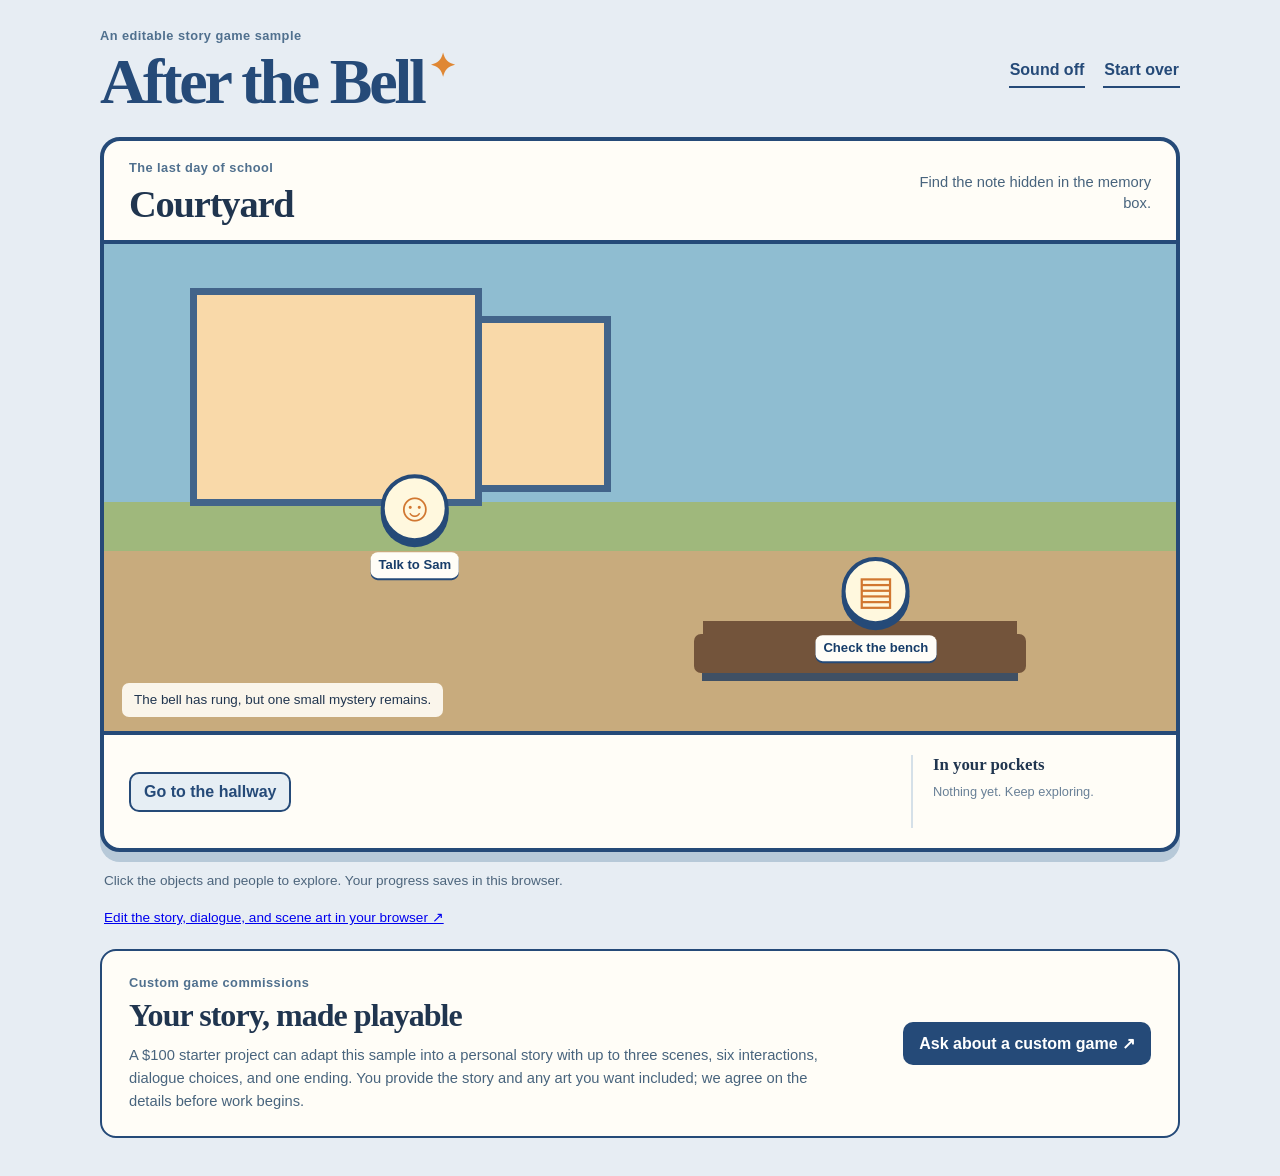
<file: index.html>
<!doctype html>
<html lang="en">
<head>
  <meta charset="utf-8">
  <meta name="viewport" content="width=device-width, initial-scale=1">
  <meta name="theme-color" content="#254a78">
  <title>After the Bell — editable story game sample</title>
  <link rel="stylesheet" href="style.css">
</head>
<body>
  <main class="shell">
    <header class="masthead">
      <div>
        <p class="small-label">An editable story game sample</p>
        <h1>After the Bell<span class="spark" aria-hidden="true">✦</span></h1>
      </div>
      <div class="header-actions">
        <button id="sound-toggle" class="text-button" type="button" aria-pressed="false">Sound off</button>
        <button id="restart" class="text-button" type="button">Start over</button>
      </div>
    </header>

    <section class="game" aria-label="Story game">
      <div class="scene-head">
        <div>
          <p class="small-label" id="chapter"></p>
          <h2 id="scene-title"></h2>
        </div>
        <p id="objective" class="objective"></p>
      </div>

      <div id="stage" class="stage" role="group" aria-label="Interactive scene">
        <div id="stage-art" class="stage-art" aria-hidden="true"></div>
        <div id="hotspots" class="hotspots"></div>
        <p id="stage-hint" class="stage-hint"></p>
      </div>

      <div class="game-bottom">
        <nav id="exits" class="exits" aria-label="Move between scenes"></nav>
        <section class="inventory" aria-label="Inventory">
          <h3>In your pockets</h3>
          <div id="inventory-items" class="inventory-items" aria-live="polite"></div>
        </section>
      </div>
    </section>

    <p class="footer-note">Click the objects and people to explore. Your progress saves in this browser.</p>

    <p class="footer-note"><a href="editor.html">Edit the story, dialogue, and scene art in your browser ↗</a></p>

    <section class="commission" aria-labelledby="commission-title">
      <div>
        <p class="small-label">Custom game commissions</p>
        <h2 id="commission-title">Your story, made playable</h2>
        <p>A $100 starter project can adapt this sample into a personal story with up to three scenes, six interactions, dialogue choices, and one ending. You provide the story and any art you want included; we agree on the details before work begins.</p>
      </div>
      <a class="commission-link" href="https://github.com/goat99zyx/after-the-bell-story-game-demo/issues/new" target="_blank" rel="noopener noreferrer">Ask about a custom game ↗</a>
    </section>
  </main>

  <div id="dialogue-layer" class="dialogue-layer" hidden>
    <section class="dialogue" role="dialog" aria-modal="true" aria-labelledby="dialogue-speaker">
      <div class="dialogue-top">
        <p id="dialogue-speaker" class="speaker"></p>
        <button id="dialogue-close" class="close-button" type="button" aria-label="Close dialogue">×</button>
      </div>
      <p id="dialogue-text" class="dialogue-text"></p>
      <div id="dialogue-choices" class="dialogue-choices"></div>
    </section>
  </div>

  <script src="story.js"></script>
  <script src="game.js"></script>
</body>
</html>
</file>
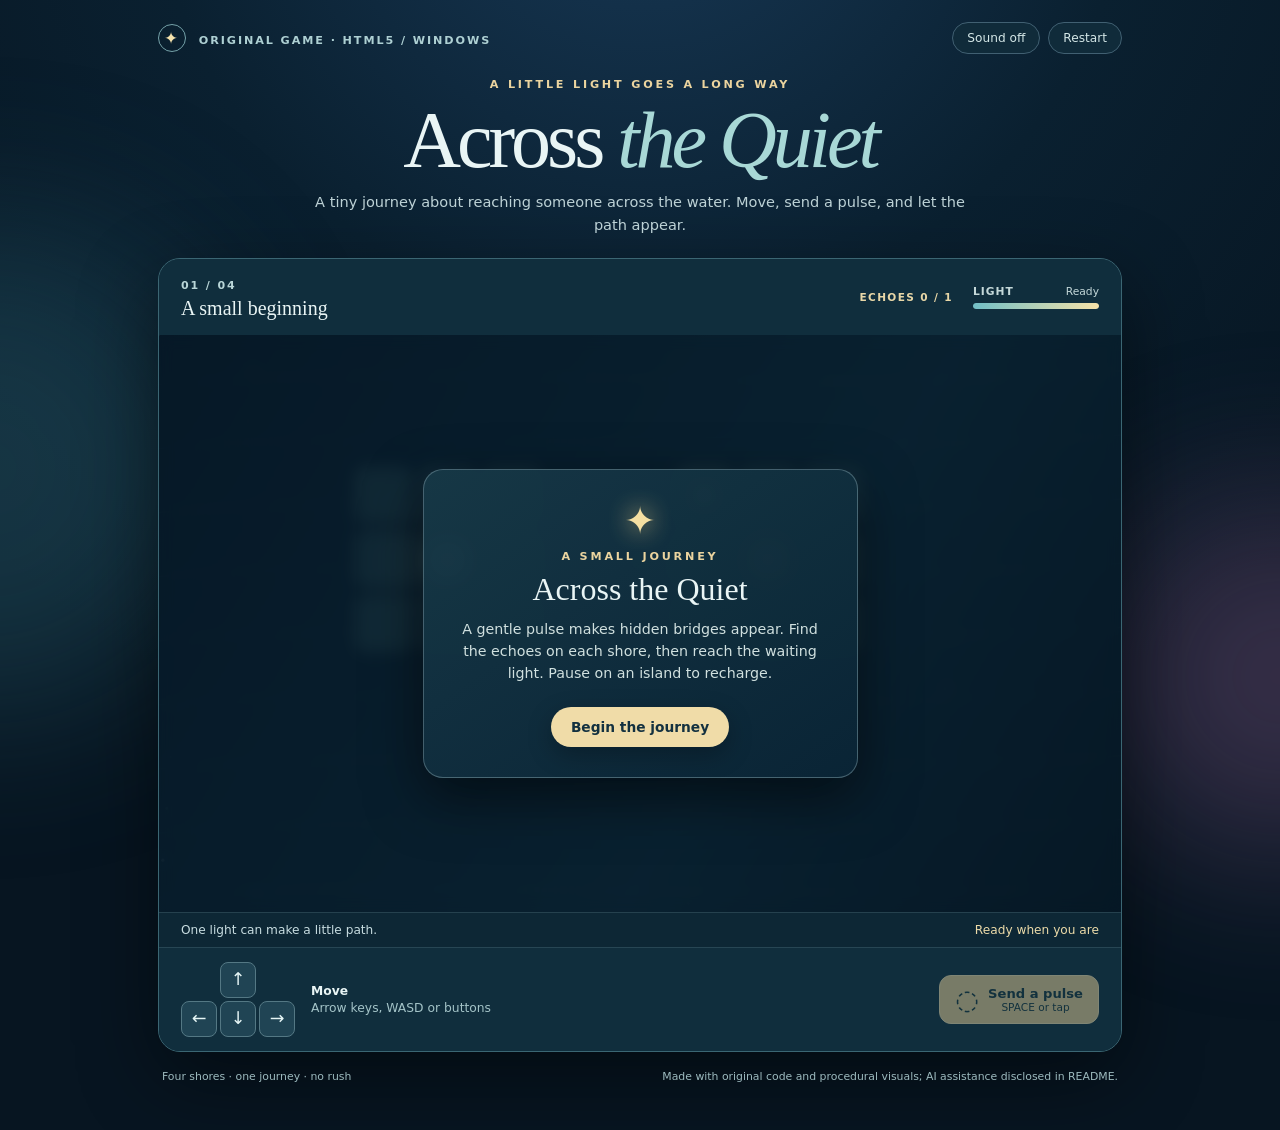
<file: across-the-quiet/index.html>
<!doctype html>
<html lang="en">
<head>
  <meta charset="utf-8">
  <meta name="viewport" content="width=device-width, initial-scale=1">
  <meta name="theme-color" content="#071521">
  <meta name="description" content="A small light crosses an ocean, one pulse at a time.">
  <title>Across the Quiet</title>
  <link rel="stylesheet" href="style.css">
  <link rel="stylesheet" href="enhancements.css">
  <script src="engine.js" defer></script>
  <script src="game.js" defer></script>
</head>
<body>
  <div class="ambient ambient-a" aria-hidden="true"></div>
  <div class="ambient ambient-b" aria-hidden="true"></div>
  <main class="shell">
    <header class="topbar">
      <div class="brand"><span class="brand-mark">✦</span> ORIGINAL GAME · HTML5 / WINDOWS</div>
      <div class="top-actions">
        <button id="sound-btn" class="text-button" type="button" aria-pressed="false">Sound off</button>
        <button id="restart-btn" class="text-button" type="button">Restart</button>
      </div>
    </header>

    <div class="intro">
      <div class="eyebrow">A little light goes a long way</div>
      <h1>Across <em>the Quiet</em></h1>
      <p>A tiny journey about reaching someone across the water. Move, send a pulse, and let the path appear.</p>
    </div>

    <section class="play-card" aria-label="Game">
      <div class="chapter-bar">
        <div><span id="chapter-count" class="chapter-count">01 / 04</span><h2 id="chapter-title">A small beginning</h2></div>
        <div class="chapter-hud"><div id="echo-count" class="echo-count">ECHOES 0 / 1</div><div class="energy-wrap"><span>LIGHT</span><span id="energy-label">Ready</span><div class="energy-track"><div id="energy-fill"></div></div></div></div>
      </div>
      <div class="canvas-frame">
        <canvas id="game-canvas" width="900" height="540" aria-label="A light crosses islands and temporary bridges"></canvas>
        <div id="overlay" class="overlay">
          <div class="overlay-panel">
            <div id="overlay-symbol" class="overlay-symbol">✦</div>
            <div id="overlay-kicker" class="overlay-kicker">A SMALL JOURNEY</div>
            <h2 id="overlay-title">Across the Quiet</h2>
            <p id="overlay-copy">A gentle pulse makes hidden bridges appear. Find the echoes on each shore, then reach the waiting light. Pause on an island to recharge.</p>
            <button id="overlay-action" class="primary-button" type="button">Begin the journey <span>→</span></button>
          </div>
        </div>
      </div>
      <div class="status-bar"><span id="story-line">One light can make a little path.</span><span id="status-text" role="status" aria-live="polite">Ready when you are</span></div>
      <div class="control-bar">
        <div class="dpad" aria-label="Move">
          <button class="move-btn up" type="button" data-dx="0" data-dy="-1" aria-label="Move up">↑</button>
          <button class="move-btn left" type="button" data-dx="-1" data-dy="0" aria-label="Move left">←</button>
          <button class="move-btn down" type="button" data-dx="0" data-dy="1" aria-label="Move down">↓</button>
          <button class="move-btn right" type="button" data-dx="1" data-dy="0" aria-label="Move right">→</button>
        </div>
        <div class="control-copy"><strong>Move</strong><span>Arrow keys, WASD or buttons</span></div>
        <button id="pulse-btn" class="pulse-button" type="button"><span class="pulse-icon">◌</span><span>Send a pulse<small>SPACE or tap</small></span></button>
      </div>
    </section>

    <footer><span>Four shores · one journey · no rush</span><span>Made with original code and procedural visuals; AI assistance disclosed in README.</span></footer>
  </main>
</body>
</html>
</file>
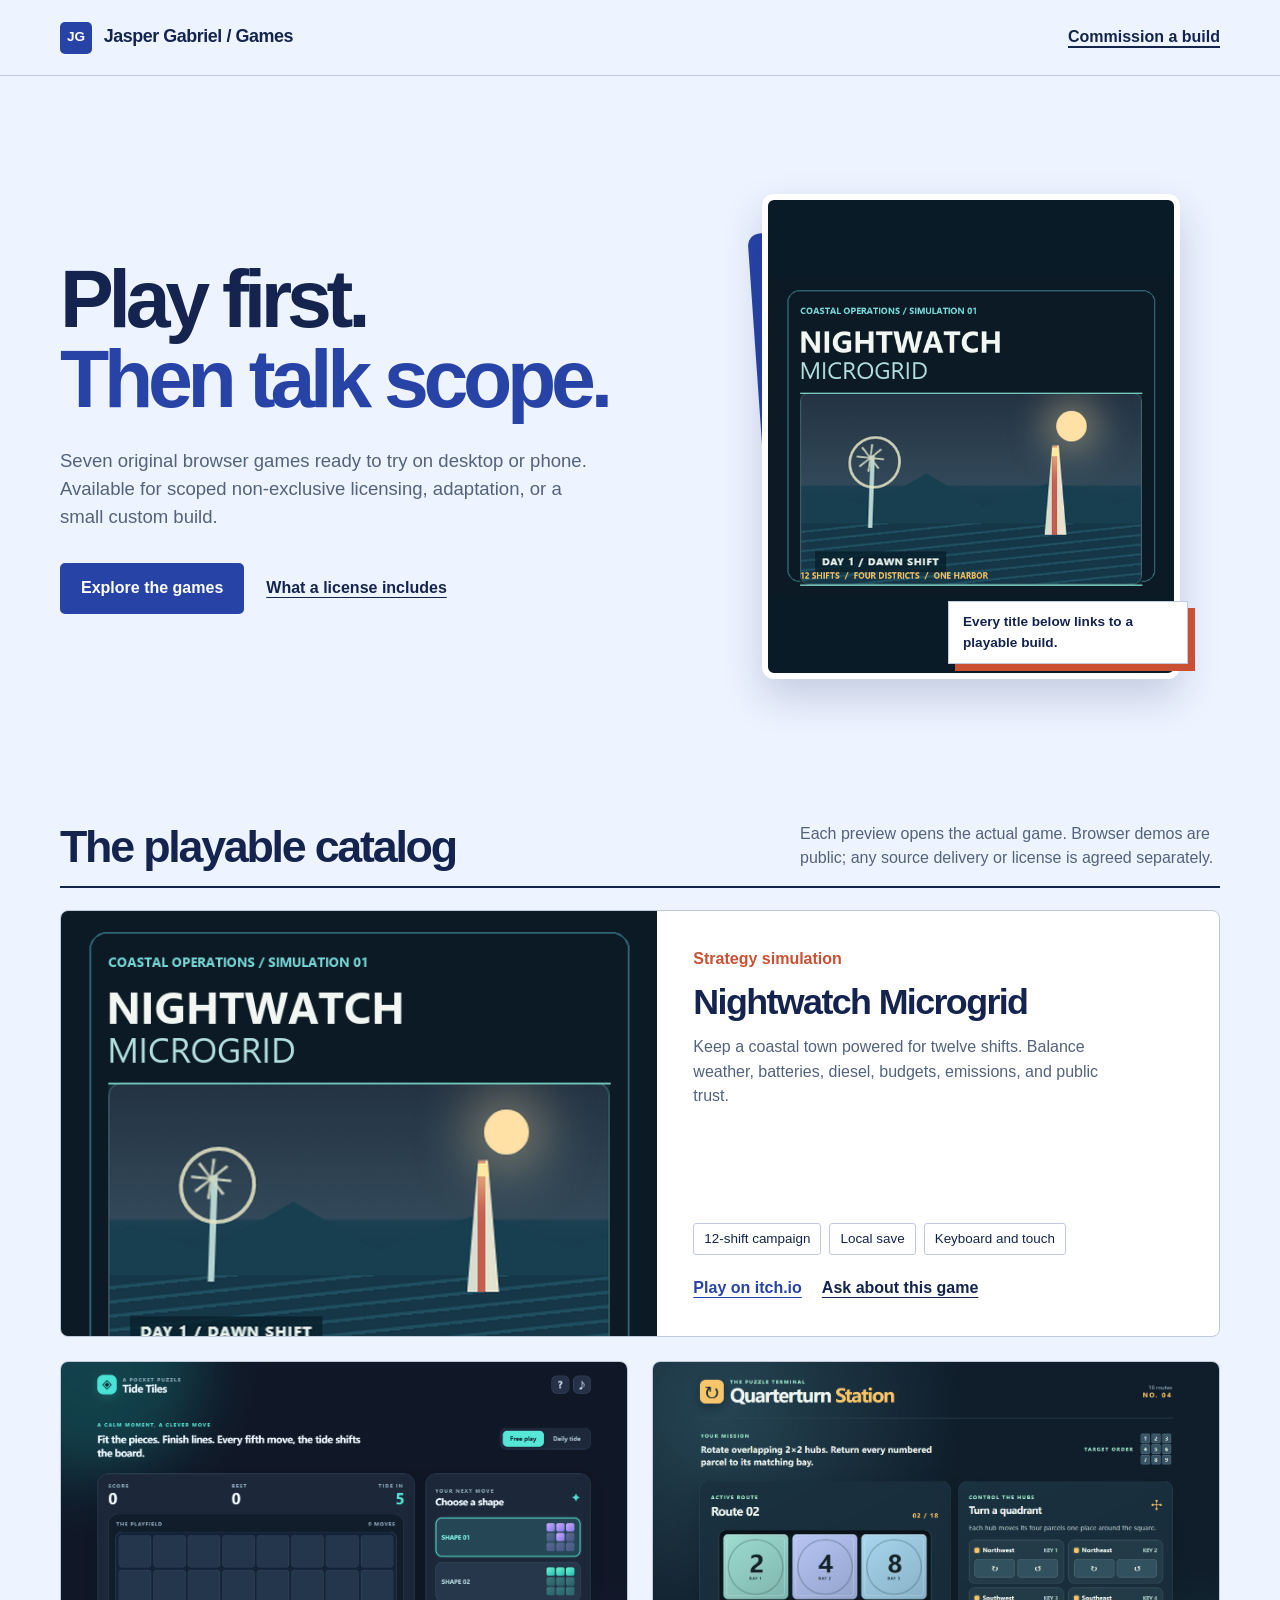
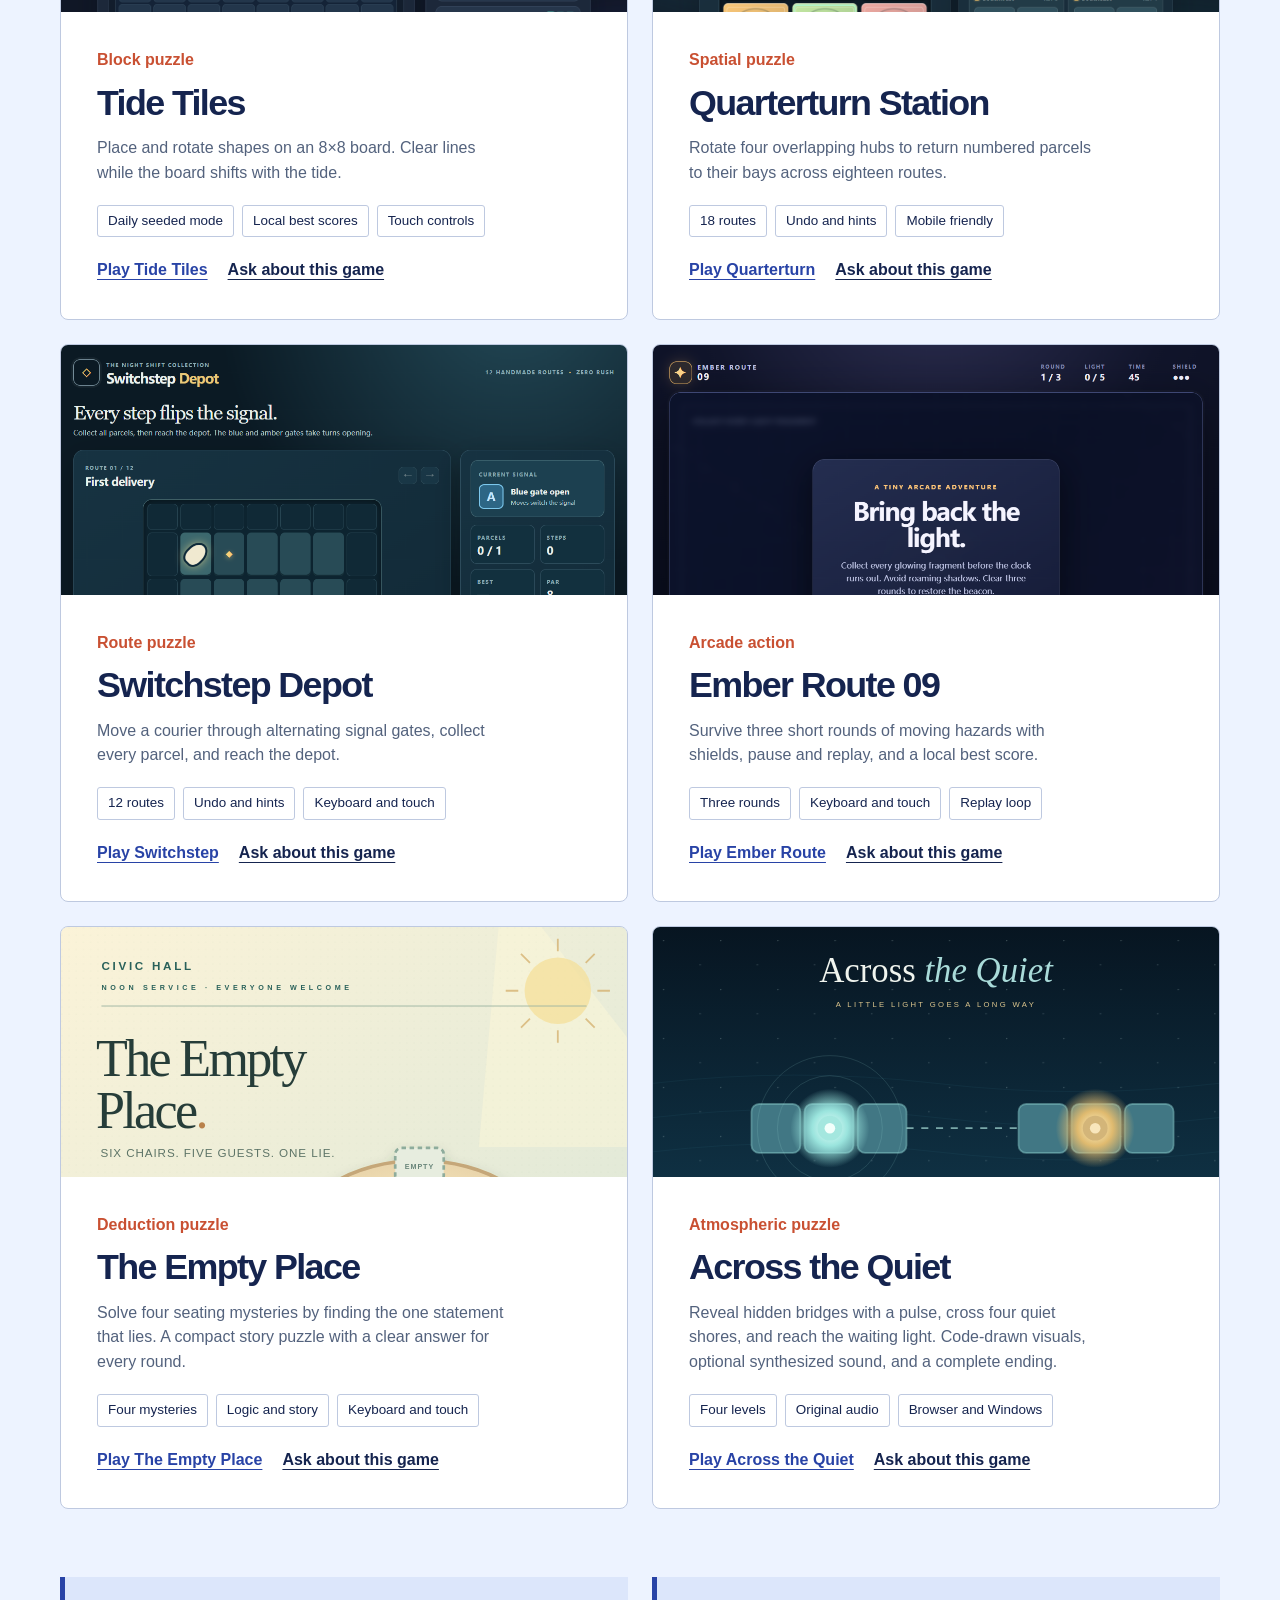
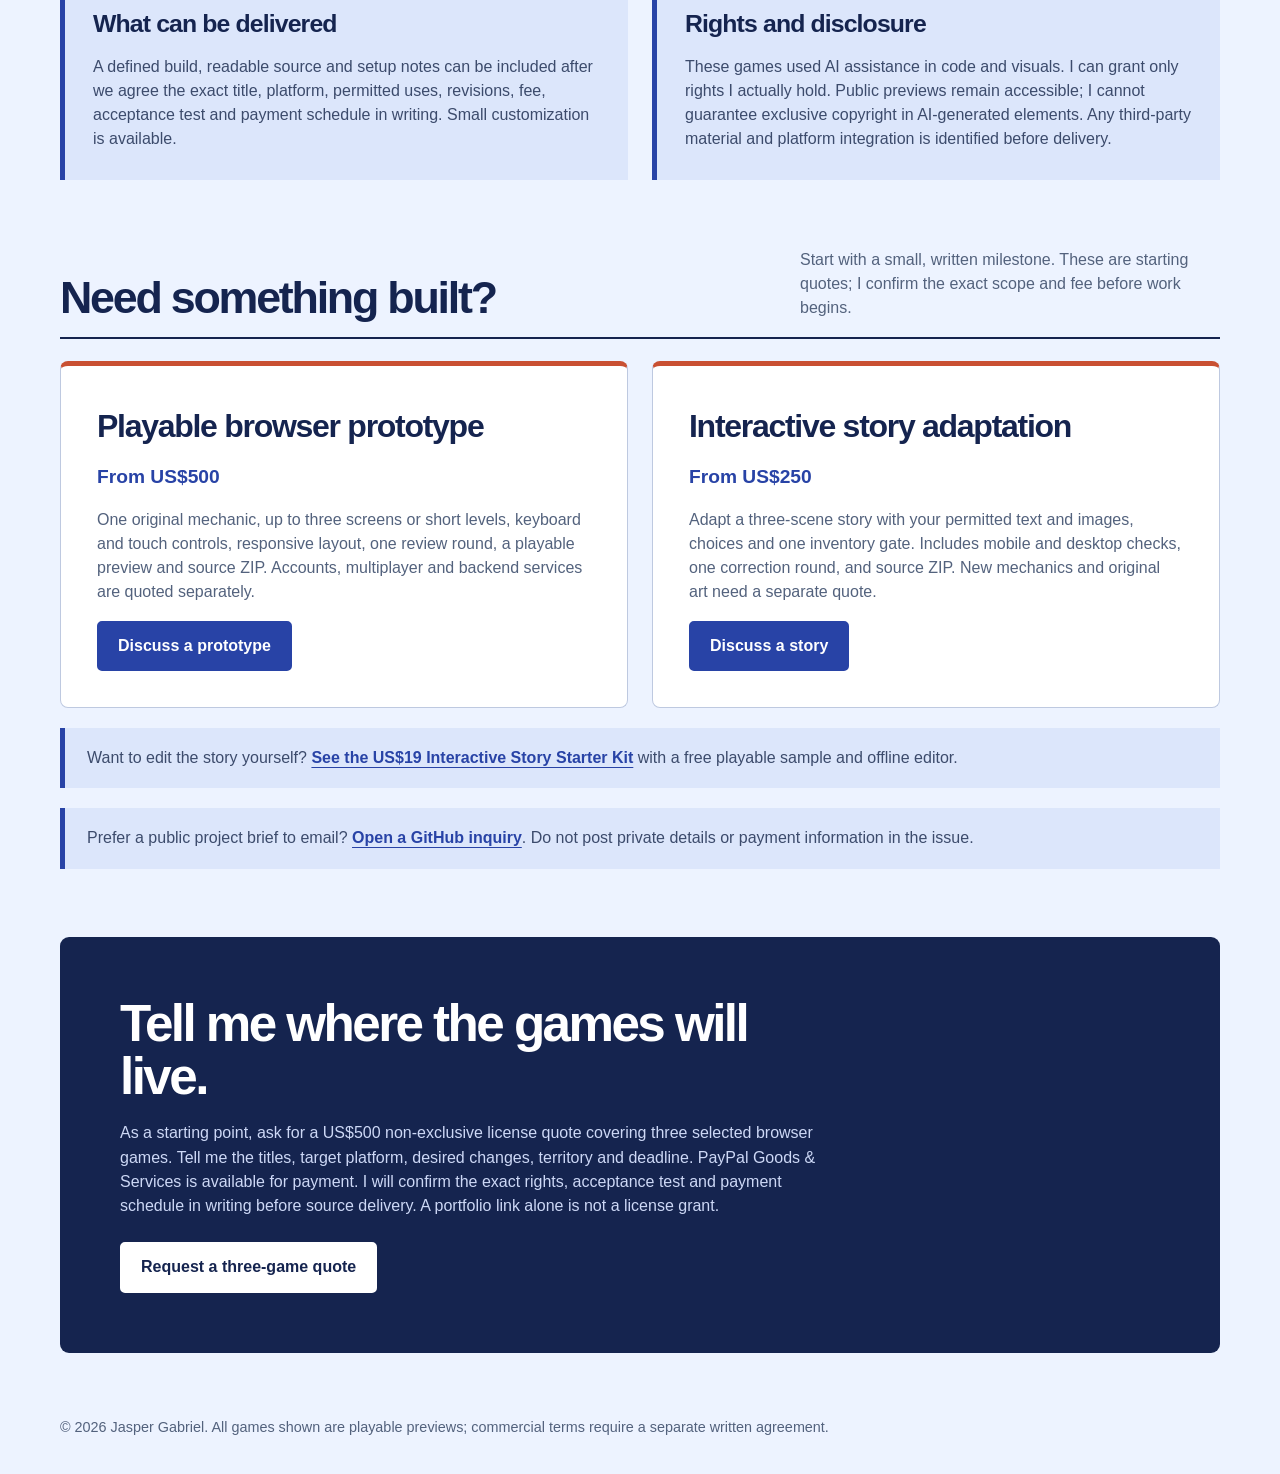
<file: catalog/index.html>
<!doctype html>
<html lang="en">
<head>
  <meta charset="utf-8">
  <meta name="viewport" content="width=device-width, initial-scale=1">
  <meta name="description" content="Seven playable HTML5 games, licensing options, and fixed-scope browser prototype and interactive story services from Jasper Gabriel.">
  <meta name="color-scheme" content="light">
  <title>Playable browser games | Jasper Gabriel</title>
  <style>
    :root {
      color-scheme: light;
      --paper: #edf3ff;
      --white: #fff;
      --ink: #15244f;
      --blue: #2843a6;
      --orange: #c95032;
      --muted: #53627d;
      --line: #bec9e0;
    }
    *, *::before, *::after { box-sizing: border-box; }
    html { scroll-behavior: smooth; }
    body { margin: 0; background: var(--paper); color: var(--ink); font: 16px/1.52 "Trebuchet MS", "Segoe UI", sans-serif; }
    a { color: inherit; }
    a:focus-visible { outline: 3px solid var(--orange); outline-offset: 4px; }
    .wrap { width: min(1160px, calc(100% - 40px)); margin-inline: auto; }
    header { border-bottom: 1px solid var(--line); }
    .nav { min-height: 75px; display: flex; align-items: center; justify-content: space-between; gap: 20px; }
    .brand { text-decoration: none; font-size: 1.12rem; font-weight: 800; letter-spacing: -.025em; }
    .brand span { display: inline-grid; place-items: center; width: 2rem; height: 2rem; margin-right: .45rem; background: var(--blue); color: var(--white); border-radius: 5px; font-size: .85rem; letter-spacing: 0; }
    .nav-link { text-decoration-thickness: 2px; text-underline-offset: 4px; font-weight: 700; }
    .hero { display: grid; grid-template-columns: 1.08fr .92fr; align-items: center; gap: clamp(28px, 6vw, 84px); padding-block: clamp(50px, 8vw, 104px); }
    .hero h1 { margin: 0; max-width: 700px; font-size: clamp(2.8rem, 6.3vw, 5.35rem); line-height: .99; letter-spacing: -.065em; }
    .hero h1 span { display: block; color: var(--blue); }
    .hero p { max-width: 530px; margin: 27px 0 0; font-size: 1.16rem; color: var(--muted); }
    .hero-actions { display: flex; flex-wrap: wrap; align-items: center; gap: 14px 22px; margin-top: 32px; }
    .button { display: inline-flex; align-items: center; justify-content: center; min-height: 48px; padding: 11px 19px; border: 2px solid var(--blue); background: var(--blue); color: var(--white); font-weight: 800; text-decoration: none; border-radius: 5px; }
    .button:hover { background: var(--ink); border-color: var(--ink); }
    .text-link { font-weight: 800; text-underline-offset: 4px; }
    .hero-art { position: relative; min-height: 485px; }
    .hero-art::before { content: ""; position: absolute; inset: 26px 25px 24px 0; background: var(--blue); transform: rotate(-4deg); border-radius: 12px; }
    .hero-art img { position: absolute; inset: 0; width: 100%; height: 100%; object-fit: contain; background: #091b27; border: 6px solid var(--white); border-radius: 12px; box-shadow: 0 18px 40px #16235830; }
    .hero-art figcaption { position: absolute; right: -8px; bottom: 15px; max-width: 240px; padding: 10px 14px; background: var(--white); border: 1px solid var(--line); box-shadow: 7px 7px 0 var(--orange); font-size: .85rem; font-weight: 700; }
    .section-head { display: flex; justify-content: space-between; align-items: end; gap: 22px; border-bottom: 2px solid var(--ink); padding-bottom: 16px; margin: 24px 0 22px; }
    .section-head h2 { margin: 0; font-size: clamp(1.8rem, 3.6vw, 2.8rem); letter-spacing: -.05em; line-height: 1.05; }
    .section-head p { margin: 0; max-width: 420px; color: var(--muted); }
    .games { display: grid; grid-template-columns: repeat(2, minmax(0, 1fr)); gap: 24px; }
    .game { display: grid; grid-template-rows: 250px auto; background: var(--white); border: 1px solid var(--line); border-radius: 8px; overflow: hidden; }
    .game:first-child { grid-column: 1 / -1; grid-template-columns: 1.03fr .97fr; grid-template-rows: auto; min-height: 360px; }
    .game img { width: 100%; height: 100%; min-height: 0; display: block; object-fit: cover; object-position: center top; background: #cad8f2; }
    .game:first-child img { max-height: 425px; }
    .game-content { display: flex; flex-direction: column; padding: clamp(22px, 3vw, 36px); }
    .game-kind { margin: 0 0 11px; color: var(--orange); font-weight: 800; }
    .game h3 { margin: 0; font-size: clamp(1.55rem, 2.8vw, 2.35rem); letter-spacing: -.045em; line-height: 1.08; }
    .game-desc { max-width: 46ch; color: var(--muted); margin: 14px 0 20px; }
    .facts { display: flex; flex-wrap: wrap; gap: 8px; padding: 0; margin: auto 0 21px; list-style: none; }
    .facts li { border: 1px solid var(--line); padding: 5px 10px; font-size: .84rem; border-radius: 3px; }
    .game-actions { display: flex; flex-wrap: wrap; align-items: center; gap: 12px 20px; }
    .game-actions a { font-weight: 800; text-underline-offset: 4px; }
    .game-actions a:first-child { color: var(--blue); }
    .terms { display: grid; grid-template-columns: 1fr 1fr; gap: 24px; margin-block: 68px; }
    .terms > div { padding: 28px; background: #dce6fb; border-left: 5px solid var(--blue); }
    .terms h2 { margin: 0 0 12px; font-size: 1.55rem; letter-spacing: -.035em; }
    .terms p { margin: 0; color: #3c4b6c; }
    .services { margin-bottom: 68px; }
    .service-grid { display: grid; grid-template-columns: repeat(2, minmax(0, 1fr)); gap: 24px; }
    .service { display: flex; flex-direction: column; padding: clamp(24px, 3vw, 36px); background: var(--white); border: 1px solid var(--line); border-top: 5px solid var(--orange); border-radius: 8px; }
    .service h3 { margin: 0 0 12px; font-size: clamp(1.5rem, 2.6vw, 2rem); letter-spacing: -.04em; }
    .service p { color: var(--muted); margin: 0 0 16px; }
    .service .price { color: var(--blue); font-size: 1.2rem; font-weight: 800; }
    .service .button { align-self: flex-start; margin-top: auto; }
    .kit-note { margin: 20px 0 0; padding: 18px 22px; background: #dce6fb; border-left: 5px solid var(--blue); color: #3c4b6c; }
    .kit-note a { color: var(--blue); font-weight: 800; text-underline-offset: 4px; }
    .contact { padding: clamp(32px, 5vw, 60px); margin-bottom: 64px; background: var(--ink); color: var(--white); border-radius: 9px; }
    .contact h2 { max-width: 700px; margin: 0; font-size: clamp(2rem, 4vw, 3.6rem); line-height: 1.04; letter-spacing: -.05em; }
    .contact p { max-width: 720px; color: #cdd8f6; margin: 18px 0 24px; }
    .contact .button { background: var(--white); border-color: var(--white); color: var(--ink); }
    .contact .button:hover { background: #dbe6fc; border-color: #dbe6fc; }
    footer { padding: 0 0 35px; color: var(--muted); font-size: .9rem; }
    @media (max-width: 760px) {
      .hero { grid-template-columns: 1fr; padding-top: 46px; }
      .hero-art { min-height: 360px; margin-right: 10px; }
      .section-head { display: block; }
      .section-head p { margin-top: 12px; }
      .games, .terms, .service-grid { grid-template-columns: 1fr; }
      .game:first-child { grid-column: auto; grid-template-columns: 1fr; grid-template-rows: 250px auto; }
      .game:first-child img { max-height: none; }
      .game { grid-template-rows: 230px auto; }
    }
    @media (max-width: 430px) { .wrap { width: min(100% - 26px, 1160px); } .hero-art { min-height: 280px; } .hero-art figcaption { right: 2px; } .game-content { padding: 22px; } }
    @media (prefers-reduced-motion: reduce) { html { scroll-behavior: auto; } }
  </style>
</head>
<body>
  <header>
    <nav class="nav wrap" aria-label="Main navigation">
      <a class="brand" href="#top"><span>JG</span> Jasper Gabriel / Games</a>
      <a class="nav-link" href="#services">Commission a build</a>
    </nav>
  </header>
  <main id="top">
    <section class="hero wrap" aria-labelledby="page-title">
      <div>
        <h1 id="page-title">Play first.<span>Then talk scope.</span></h1>
        <p>Seven original browser games ready to try on desktop or phone. Available for scoped non-exclusive licensing, adaptation, or a small custom build.</p>
        <div class="hero-actions"><a class="button" href="#games">Explore the games</a><a class="text-link" href="#terms">What a license includes</a></div>
      </div>
      <figure class="hero-art"><img src="assets/nightwatch-microgrid.png" alt="Nightwatch Microgrid illustrated cover"><figcaption>Every title below links to a playable build.</figcaption></figure>
    </section>

    <section class="wrap" id="games" aria-labelledby="games-heading">
      <div class="section-head"><h2 id="games-heading">The playable catalog</h2><p>Each preview opens the actual game. Browser demos are public; any source delivery or license is agreed separately.</p></div>
      <div class="games">
        <article class="game">
          <img src="assets/nightwatch-microgrid.png" alt="Nightwatch Microgrid illustrated cover" loading="lazy">
          <div class="game-content"><p class="game-kind">Strategy simulation</p><h3>Nightwatch Microgrid</h3><p class="game-desc">Keep a coastal town powered for twelve shifts. Balance weather, batteries, diesel, budgets, emissions, and public trust.</p><ul class="facts"><li>12-shift campaign</li><li>Local save</li><li>Keyboard and touch</li></ul><div class="game-actions"><a href="https://goat99zyx.itch.io/nightwatch-microgrid" target="_blank" rel="noopener noreferrer">Play on itch.io</a><a href="mailto:zyx888goat@outlook.com?subject=Nightwatch%20Microgrid%20license%20inquiry">Ask about this game</a></div></div>
        </article>
        <article class="game">
          <img src="assets/tide-tiles.png" alt="Tide Tiles puzzle board with three pieces ready to place" loading="lazy">
          <div class="game-content"><p class="game-kind">Block puzzle</p><h3>Tide Tiles</h3><p class="game-desc">Place and rotate shapes on an 8×8 board. Clear lines while the board shifts with the tide.</p><ul class="facts"><li>Daily seeded mode</li><li>Local best scores</li><li>Touch controls</li></ul><div class="game-actions"><a href="https://goat99zyx.github.io/after-the-bell-story-game-demo/tide-tiles/" target="_blank" rel="noopener noreferrer">Play Tide Tiles</a><a href="mailto:zyx888goat@outlook.com?subject=Tide%20Tiles%20license%20inquiry">Ask about this game</a></div></div>
        </article>
        <article class="game">
          <img src="assets/quarterturn-station.png" alt="Quarterturn Station grid puzzle with rotating room tiles" loading="lazy">
          <div class="game-content"><p class="game-kind">Spatial puzzle</p><h3>Quarterturn Station</h3><p class="game-desc">Rotate four overlapping hubs to return numbered parcels to their bays across eighteen routes.</p><ul class="facts"><li>18 routes</li><li>Undo and hints</li><li>Mobile friendly</li></ul><div class="game-actions"><a href="https://quarterturn-station.zyx888goat.chatgpt.site/" target="_blank" rel="noopener noreferrer">Play Quarterturn</a><a href="mailto:zyx888goat@outlook.com?subject=Quarterturn%20Station%20license%20inquiry">Ask about this game</a></div></div>
        </article>
        <article class="game">
          <img src="assets/switchstep-depot.png" alt="Switchstep Depot browser game screenshot" loading="lazy">
          <div class="game-content"><p class="game-kind">Route puzzle</p><h3>Switchstep Depot</h3><p class="game-desc">Move a courier through alternating signal gates, collect every parcel, and reach the depot.</p><ul class="facts"><li>12 routes</li><li>Undo and hints</li><li>Keyboard and touch</li></ul><div class="game-actions"><a href="https://switchstep-depot.zyx888goat.chatgpt.site/" target="_blank" rel="noopener noreferrer">Play Switchstep</a><a href="mailto:zyx888goat@outlook.com?subject=Switchstep%20Depot%20license%20inquiry">Ask about this game</a></div></div>
        </article>
        <article class="game">
          <img src="assets/ember-route.png" alt="Ember Route 09 arcade game screenshot" loading="lazy">
          <div class="game-content"><p class="game-kind">Arcade action</p><h3>Ember Route 09</h3><p class="game-desc">Survive three short rounds of moving hazards with shields, pause and replay, and a local best score.</p><ul class="facts"><li>Three rounds</li><li>Keyboard and touch</li><li>Replay loop</li></ul><div class="game-actions"><a href="https://last-light-courier.zyx888goat.chatgpt.site/" target="_blank" rel="noopener noreferrer">Play Ember Route</a><a href="mailto:zyx888goat@outlook.com?subject=Ember%20Route%2009%20license%20inquiry">Ask about this game</a></div></div>
        </article>
        <article class="game">
          <img src="assets/the-empty-place.svg" alt="The Empty Place cover, showing six chairs with one empty place" loading="lazy">
          <div class="game-content"><p class="game-kind">Deduction puzzle</p><h3>The Empty Place</h3><p class="game-desc">Solve four seating mysteries by finding the one statement that lies. A compact story puzzle with a clear answer for every round.</p><ul class="facts"><li>Four mysteries</li><li>Logic and story</li><li>Keyboard and touch</li></ul><div class="game-actions"><a href="https://goat99zyx.github.io/after-the-bell-story-game-demo/the-empty-place/" target="_blank" rel="noopener noreferrer">Play The Empty Place</a><a href="mailto:zyx888goat@outlook.com?subject=The%20Empty%20Place%20license%20inquiry">Ask about this game</a></div></div>
        </article>
        <article class="game">
          <img src="assets/across-the-quiet.svg" alt="Across the Quiet cover, showing a light crossing islands over water" loading="lazy">
          <div class="game-content"><p class="game-kind">Atmospheric puzzle</p><h3>Across the Quiet</h3><p class="game-desc">Reveal hidden bridges with a pulse, cross four quiet shores, and reach the waiting light. Code-drawn visuals, optional synthesized sound, and a complete ending.</p><ul class="facts"><li>Four levels</li><li>Original audio</li><li>Browser and Windows</li></ul><div class="game-actions"><a href="https://goat99zyx.github.io/after-the-bell-story-game-demo/across-the-quiet/" target="_blank" rel="noopener noreferrer">Play Across the Quiet</a><a href="mailto:zyx888goat@outlook.com?subject=Across%20the%20Quiet%20license%20inquiry">Ask about this game</a></div></div>
        </article>
      </div>
    </section>

    <section class="terms wrap" id="terms" aria-label="Working terms">
      <div><h2>What can be delivered</h2><p>A defined build, readable source and setup notes can be included after we agree the exact title, platform, permitted uses, revisions, fee, acceptance test and payment schedule in writing. Small customization is available.</p></div>
      <div><h2>Rights and disclosure</h2><p>These games used AI assistance in code and visuals. I can grant only rights I actually hold. Public previews remain accessible; I cannot guarantee exclusive copyright in AI-generated elements. Any third-party material and platform integration is identified before delivery.</p></div>
    </section>

    <section class="services wrap" id="services" aria-labelledby="services-heading">
      <div class="section-head"><h2 id="services-heading">Need something built?</h2><p>Start with a small, written milestone. These are starting quotes; I confirm the exact scope and fee before work begins.</p></div>
      <div class="service-grid">
        <article class="service"><h3>Playable browser prototype</h3><p class="price">From US$500</p><p>One original mechanic, up to three screens or short levels, keyboard and touch controls, responsive layout, one review round, a playable preview and source ZIP. Accounts, multiplayer and backend services are quoted separately.</p><a class="button" href="mailto:zyx888goat@outlook.com?subject=Browser%20prototype%20inquiry&amp;body=Core%20interaction%3A%0ATarget%20devices%3A%0AAssets%20available%3A%0ADeadline%3A%0ABudget%3A">Discuss a prototype</a></article>
        <article class="service"><h3>Interactive story adaptation</h3><p class="price">From US$250</p><p>Adapt a three-scene story with your permitted text and images, choices and one inventory gate. Includes mobile and desktop checks, one correction round, and source ZIP. New mechanics and original art need a separate quote.</p><a class="button" href="mailto:zyx888goat@outlook.com?subject=Interactive%20story%20inquiry&amp;body=Story%20outline%3A%0AText%20and%20images%20available%3A%0ATarget%20devices%3A%0ADeadline%3A%0ABudget%3A">Discuss a story</a></article>
      </div>
      <p class="kit-note">Want to edit the story yourself? <a href="../story-starter-kit/">See the US$19 Interactive Story Starter Kit</a> with a free playable sample and offline editor.</p>
      <p class="kit-note">Prefer a public project brief to email? <a href="https://github.com/goat99zyx/after-the-bell-story-game-demo/issues/new?template=commission-inquiry.yml">Open a GitHub inquiry</a>. Do not post private details or payment information in the issue.</p>
    </section>

    <section class="contact wrap" id="contact" aria-labelledby="contact-heading"><h2 id="contact-heading">Tell me where the games will live.</h2><p>As a starting point, ask for a US$500 non-exclusive license quote covering three selected browser games. Tell me the titles, target platform, desired changes, territory and deadline. PayPal Goods &amp; Services is available for payment. I will confirm the exact rights, acceptance test and payment schedule in writing before source delivery. A portfolio link alone is not a license grant.</p><a class="button" href="mailto:zyx888goat@outlook.com?subject=Three%20HTML5%20games%20%E2%80%94%20US%24500%20license%20inquiry&amp;body=Selected%20games%3A%0ATarget%20platform%3A%0ATerritory%20and%20term%3A%0AChanges%20needed%3A%0ADeadline%3A">Request a three-game quote</a></section>
  </main>
  <footer class="wrap">© 2026 Jasper Gabriel. All games shown are playable previews; commercial terms require a separate written agreement.</footer>
</body>
</html>
</file>
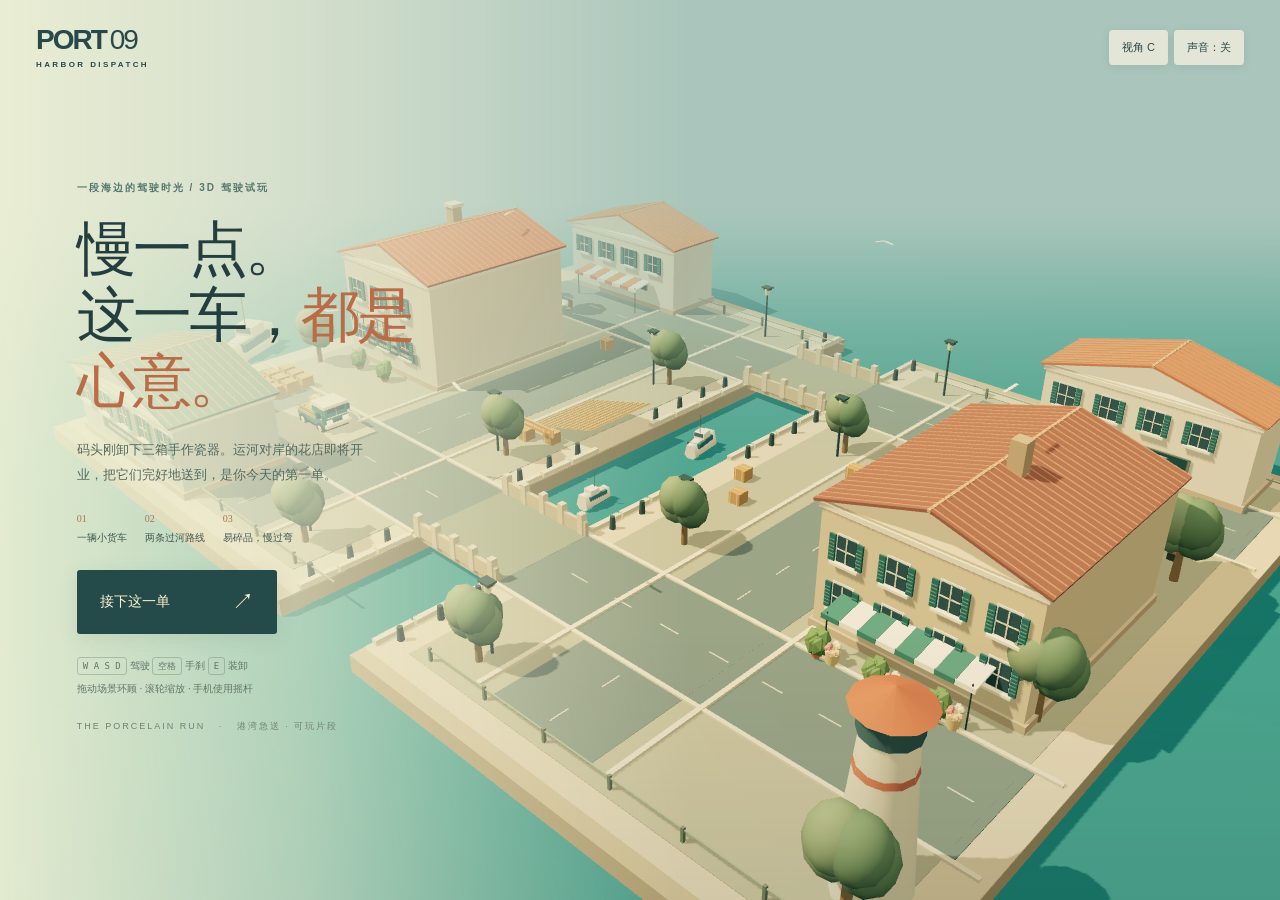
<file: harbor-dispatch-3d/index.html>
<!doctype html><html lang="zh-CN"><head><meta charset="UTF-8"><meta name="viewport" content="width=device-width, initial-scale=1, viewport-fit=cover"><meta name="theme-color" content="#263f44"><title>港湾急送 · The porcelain run</title><link rel="stylesheet" href="style.css"></head><body>
<canvas id="view" aria-label="3D 港口驾驶场景"></canvas><div class="vignette"></div>
<header><a class="wordmark" href="#" aria-label="港湾急送">PORT<span>09</span><small>HARBOR DISPATCH</small></a><nav><button id="camera" title="切换镜头 C">视角 C</button><button id="sound" aria-pressed="false">声音：关</button><button id="pause" hidden>暂停 P</button></nav></header>
<main id="intro" class="intro"><p class="eyebrow">一段海边的驾驶时光 / 3D 驾驶试玩</p><h1>慢一点。<br>这一车，<em>都是心意。</em></h1><p class="lead">码头刚卸下三箱手作瓷器。运河对岸的花店即将开业，把它们完好地送到，是你今天的第一单。</p><div class="mission-facts"><span>01 <b>一辆小货车</b></span><span>02 <b>两条过河路线</b></span><span>03 <b>易碎品，慢过弯</b></span></div><button id="start" class="primary">接下这一单 <span>↗</span></button><p class="controls"><kbd>W A S D</kbd> 驾驶 <kbd>空格</kbd> 手刹 <kbd>E</kbd> 装卸<br>拖动场景环顾 · 滚轮缩放 · 手机使用摇杆</p><div class="edition">THE PORCELAIN RUN <span>·</span> 港湾急送 · 可玩片段</div></main>
<section id="hud" hidden><div class="objective"><span class="eyebrow" id="stage">01 / 码头装车</span><h2 id="objective">停进金色装货区</h2><p id="hint">刹停后按 E，装上三箱瓷器</p></div><div class="status"><div><small>距离开业</small><strong id="time">03:00</strong></div><div><small>瓷器完好度</small><strong id="health">100<sup>%</sup></strong><div class="bar"><i id="healthbar"></i></div></div></div><div id="toast" role="status"></div><button id="interact" class="primary interact" hidden>按 E 装车</button><div class="instruments"><canvas id="map" width="160" height="130" aria-label="港口路线图"></canvas><div class="speed"><strong id="speed">0</strong><span>KM/H</span></div><div class="energy"><span>电机助力 / SHIFT</span><div class="bar"><i id="boostbar"></i></div></div></div><div class="bottomhelp"><kbd>WASD</kbd> 驾驶　<kbd>SPACE</kbd> 手刹　<kbd>E</kbd> 装卸　<button id="recover">救援 R · +8秒</button></div></section>
<div id="touch" hidden><div id="stick"><i></i><span>方向 / 油门</span></div><div class="pedals"><button id="boost">加速</button><button id="brake">手刹</button></div></div>
<section id="modal" class="modal" hidden><div class="paper"><p class="eyebrow" id="resultlabel">PAUSED</p><h2 id="resulttitle">海风不赶时间</h2><p id="resulttext">准备好后继续。</p><div class="resultstats" id="resultstats"></div><button id="resume" class="primary">继续驾驶 →</button><button id="restart" class="secondary">重新接单</button></div></section>
<div id="loading">正在准备港口…</div><div id="error" hidden><h2>暂时无法启动 3D 场景</h2><p>请使用支持 WebGL 2 的浏览器并启用硬件加速，然后重新加载。</p><button onclick="location.reload()">重新加载</button></div><script type="module" src="main.mjs"></script><script>window.addEventListener('error',()=>{if(!window.harborReady){document.getElementById('error').hidden=false;document.getElementById('loading').hidden=true;}});</script>
</body></html>
</file>
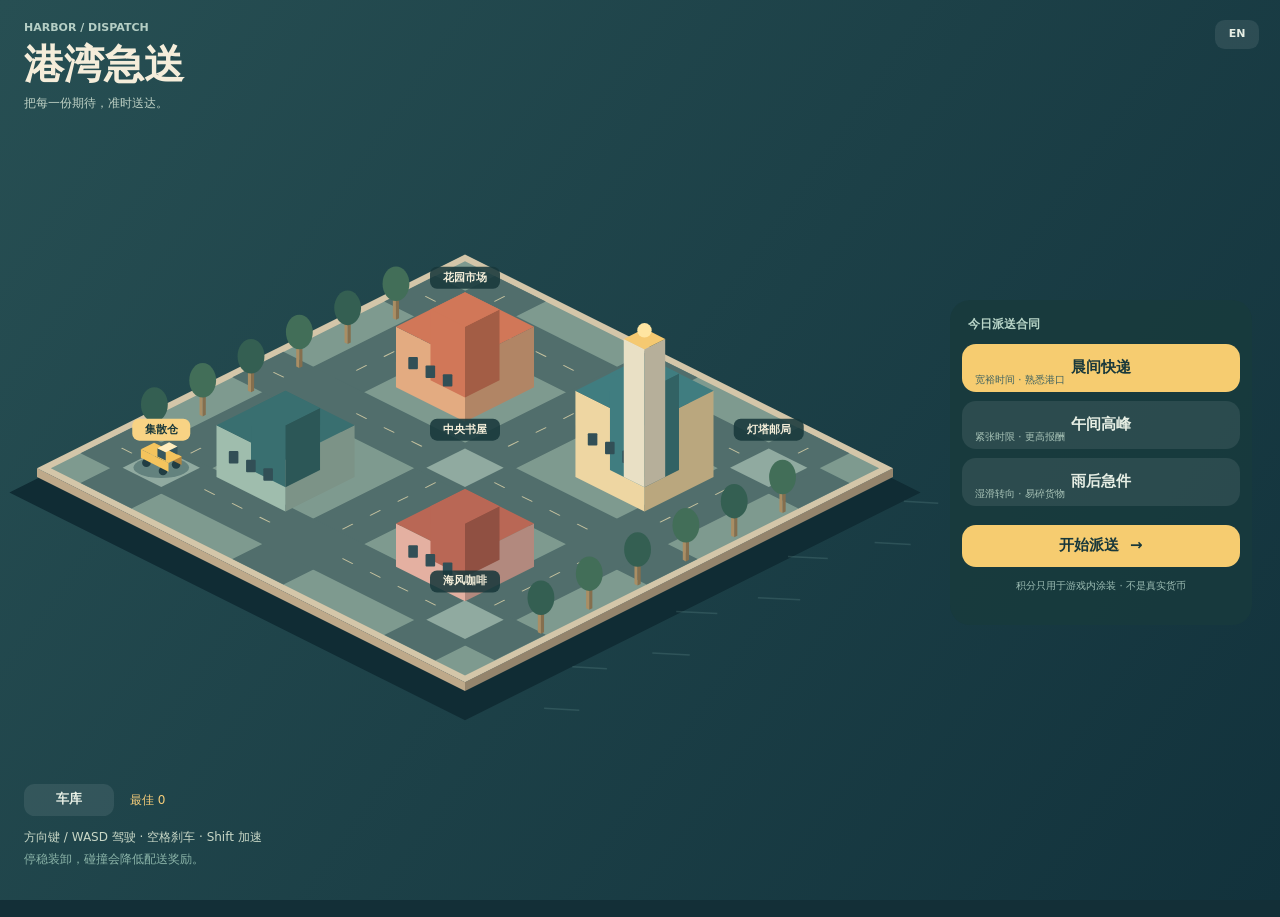
<file: harbor-dispatch/index.html>
<!doctype html><html lang="zh-CN"><head><meta charset="utf-8"><meta name="viewport" content="width=device-width,initial-scale=1,viewport-fit=cover,user-scalable=no"><meta name="theme-color" content="#132f37"><title>港湾急送 · Harbor Dispatch</title><style>*{box-sizing:border-box}html,body{margin:0;width:100%;height:100%;overflow:hidden;background:#132f37}canvas{display:block;width:100%;height:100%;touch-action:none;outline:none}#accessible{position:absolute;width:1px;height:1px;overflow:hidden;clip-path:inset(50%)}</style></head><body><canvas id="game" tabindex="0" aria-label="港湾急送驾驶游戏。方向键或WASD驾驶，空格刹车，Shift加速，P暂停。点击或按回车开始。"></canvas><p id="accessible">Harbor Dispatch. Deliver six parcels before the shift ends. Stop inside the glowing delivery zone to load or unload. Arrow keys or WASD to drive; space to brake; shift to boost; P to pause; R to recover. Touch players: drag the left joystick and hold the brake or boost button on the right.</p><script src="core.js"></script><script src="render.js"></script><script src="browser.js"></script></body></html>
</file>
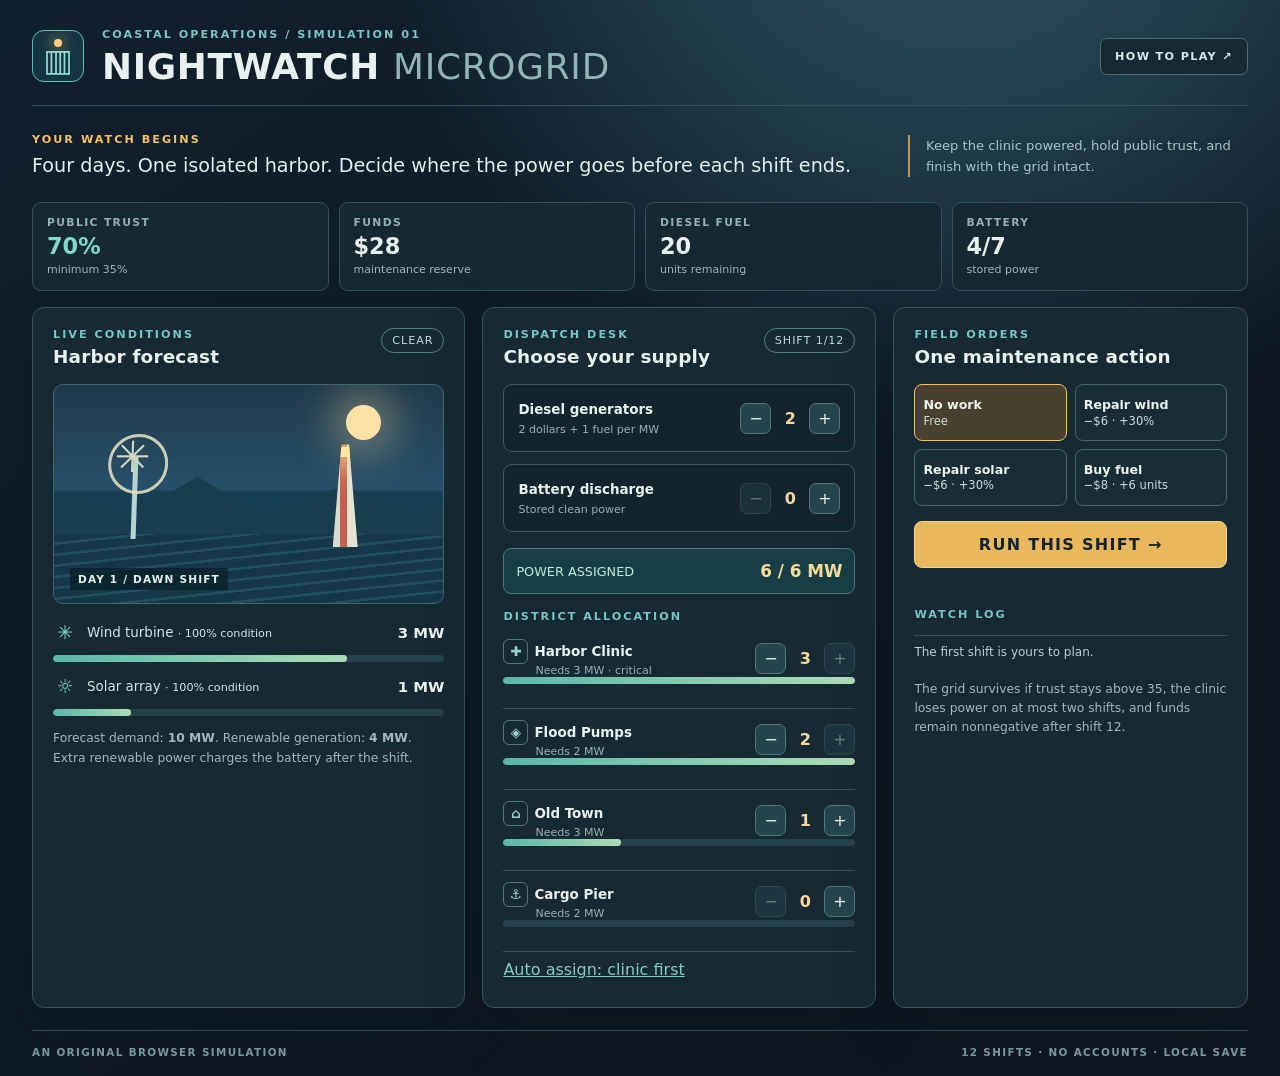
<file: nightwatch-microgrid/index.html>
<!doctype html>
<html lang="en">
<head>
  <meta charset="utf-8">
  <meta name="viewport" content="width=device-width, initial-scale=1">
  <meta name="theme-color" content="#101d27">
  <meta name="description" content="Keep a storm-battered coastal microgrid alive for four days in this compact systems simulation.">
  <title>Nightwatch Microgrid</title>
  <link rel="stylesheet" href="style.css">
</head>
<body>
  <main class="shell">
    <header class="masthead">
      <div class="mark" aria-hidden="true"><span class="mark-light"></span><span class="mark-bars">▥</span></div>
      <div class="brand"><p class="eyebrow">COASTAL OPERATIONS / SIMULATION 01</p><h1>NIGHTWATCH <span>MICROGRID</span></h1></div>
      <button id="helpButton" class="ghost" type="button">HOW TO PLAY <span aria-hidden="true">↗</span></button>
    </header>

    <section class="intro" aria-label="Game objective">
      <div><p class="eyebrow amber">YOUR WATCH BEGINS</p><p>Four days. One isolated harbor. Decide where the power goes before each shift ends.</p></div>
      <div class="intro-rule">Keep the clinic powered, hold public trust, and finish with the grid intact.</div>
    </section>

    <div id="game" aria-live="polite"></div>

    <footer><span>AN ORIGINAL BROWSER SIMULATION</span><span>12 SHIFTS · NO ACCOUNTS · LOCAL SAVE</span></footer>
  </main>

  <dialog id="helpDialog" aria-labelledby="helpTitle">
    <div class="dialog-inner">
      <p class="eyebrow amber">FIELD MANUAL</p><h2 id="helpTitle">Keep the harbor alive.</h2>
      <p>Every shift, wind and solar output change with the weather. Choose diesel generation and battery discharge, then assign power to four districts. The clinic and flood pumps matter most, but ignoring homes and the port hurts trust and income.</p>
      <p>Unspent renewable power charges the battery. Diesel consumes fuel and raises emissions. One maintenance action per shift can repair wind or solar equipment, or buy fuel. All choices and outcomes are saved in this browser.</p>
      <p>Survive twelve shifts with trust at least 35, no more than two clinic outages, and nonnegative funds. Your final score rewards service and resilience and penalizes emissions and outages.</p>
      <button id="closeHelp" class="primary" type="button">BACK TO THE GRID</button>
    </div>
  </dialog>
  <script type="module" src="app.mjs"></script>
</body>
</html>
</file>
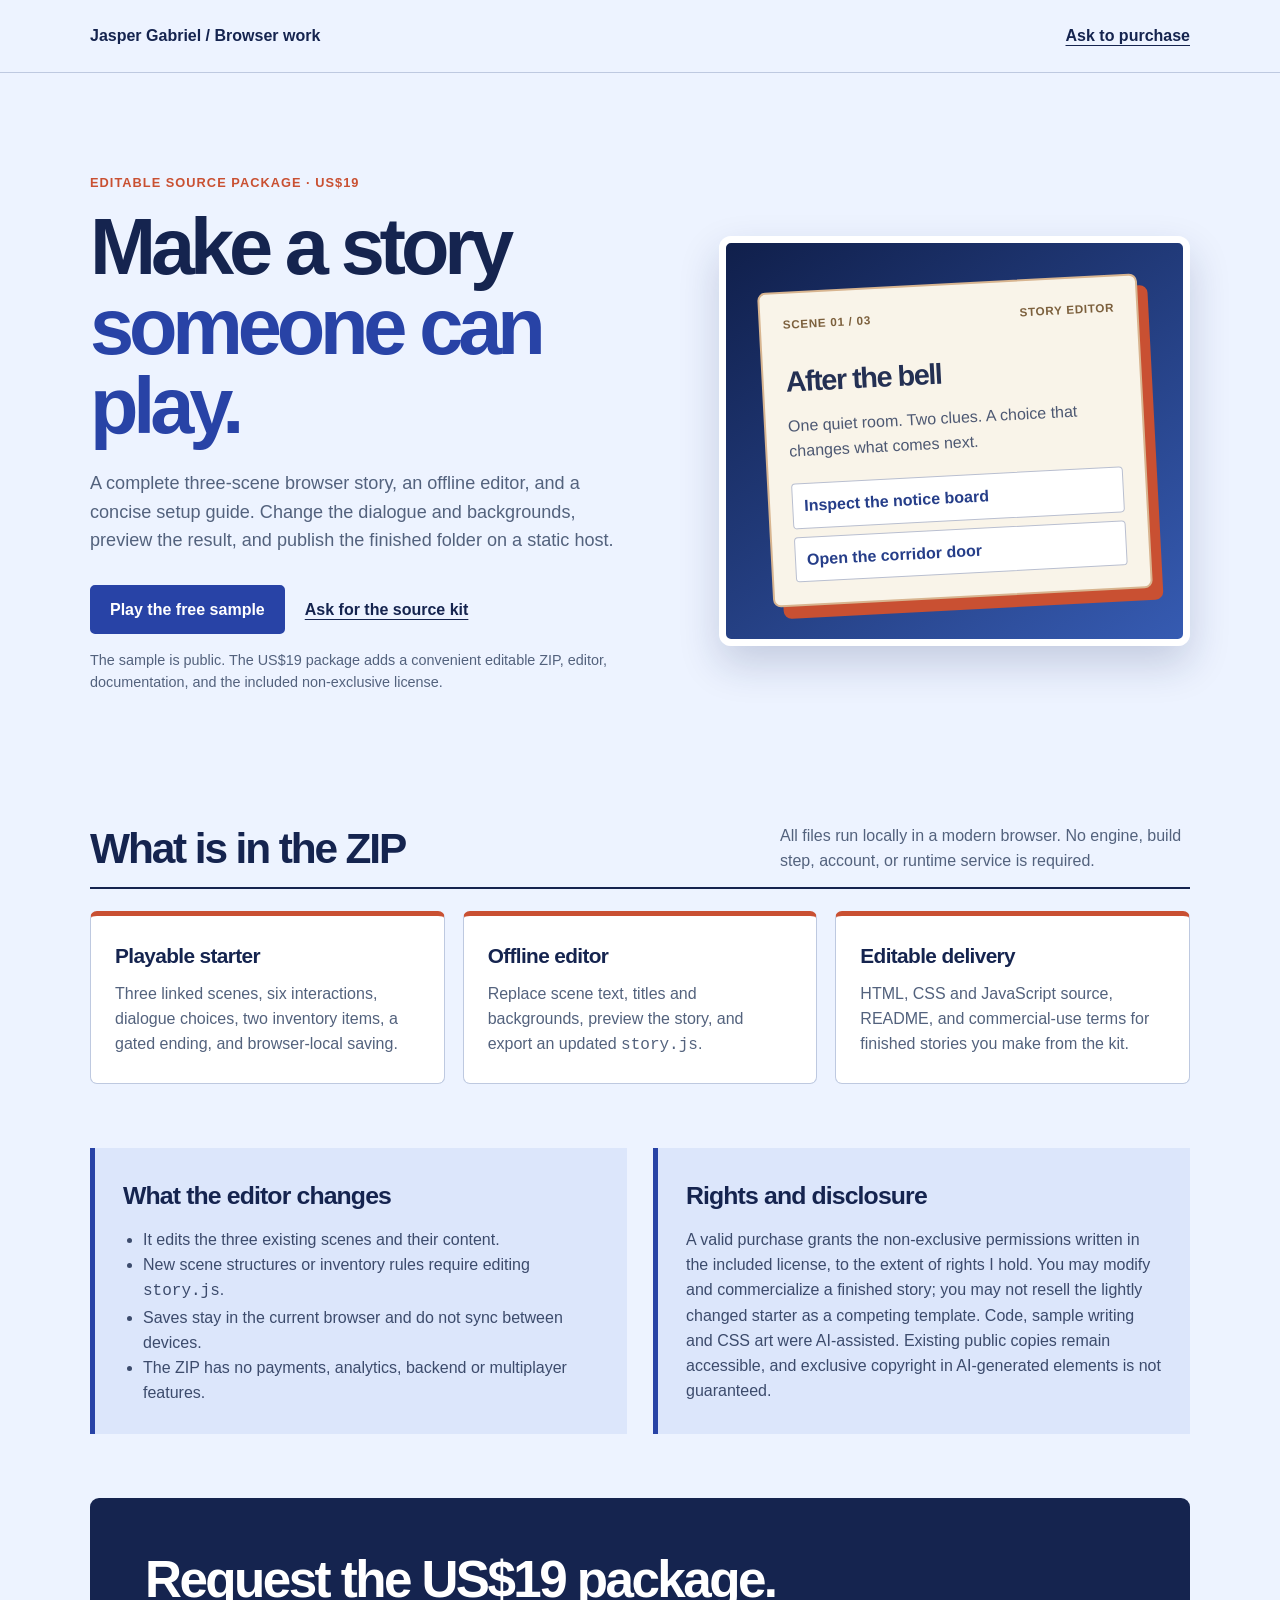
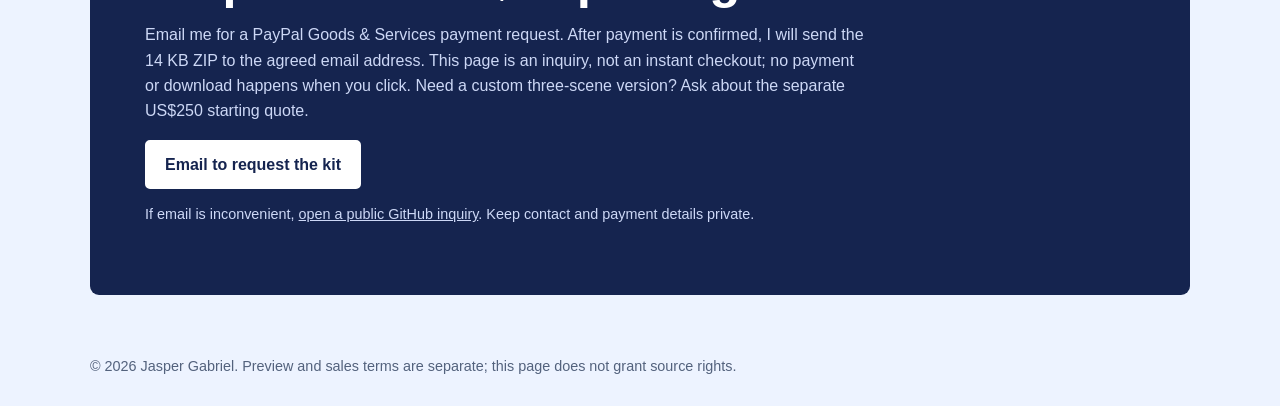
<file: story-starter-kit/index.html>
<!doctype html>
<html lang="en">
<head>
  <meta charset="utf-8">
  <meta name="viewport" content="width=device-width, initial-scale=1">
  <meta name="description" content="A $19 interactive story starter kit: three-scene HTML, CSS and JavaScript sample, offline editor, setup guide and non-exclusive commercial-use terms.">
  <title>Interactive Story Starter Kit | Jasper Gabriel</title>
  <style>
    :root { color-scheme: light; --paper:#edf3ff; --white:#fff; --ink:#15244f; --blue:#2843a6; --orange:#c95032; --muted:#53627d; --line:#bec9e0; }
    *,*::before,*::after { box-sizing:border-box; }
    html { scroll-behavior:smooth; }
    body { margin:0; background:var(--paper); color:var(--ink); font:16px/1.58 "Trebuchet MS","Segoe UI",sans-serif; }
    a { color:inherit; }
    a:focus-visible { outline:3px solid var(--orange); outline-offset:4px; }
    .wrap { width:min(1100px,calc(100% - 36px)); margin-inline:auto; }
    header { border-bottom:1px solid var(--line); }
    nav { min-height:72px; display:flex; align-items:center; justify-content:space-between; gap:16px; }
    .brand { font-weight:800; text-decoration:none; }
    .nav-link { font-weight:700; text-underline-offset:4px; }
    .hero { display:grid; grid-template-columns:1.08fr .92fr; gap:clamp(24px,6vw,80px); align-items:center; padding-block:clamp(50px,8vw,100px); }
    .eyebrow { margin:0 0 14px; color:var(--orange); font-weight:800; letter-spacing:.08em; text-transform:uppercase; font-size:.8rem; }
    h1 { max-width:700px; margin:0; font-size:clamp(2.65rem,6.2vw,5.3rem); line-height:1; letter-spacing:-.065em; }
    h1 span { display:block; color:var(--blue); }
    .lead { max-width:570px; margin:24px 0 0; color:var(--muted); font-size:1.13rem; }
    .actions { display:flex; flex-wrap:wrap; align-items:center; gap:14px 20px; margin-top:30px; }
    .button { display:inline-flex; min-height:48px; align-items:center; justify-content:center; padding:10px 18px; border:2px solid var(--blue); border-radius:5px; color:var(--white); background:var(--blue); text-decoration:none; font-weight:800; }
    .button:hover { background:var(--ink); border-color:var(--ink); }
    .text-link { font-weight:800; text-underline-offset:4px; }
    .small { color:var(--muted); font-size:.9rem; }
    .preview { position:relative; min-height:410px; display:grid; place-items:center; padding:28px; border:7px solid var(--white); border-radius:12px; background:linear-gradient(145deg,#101f4b,#365bb2); box-shadow:0 18px 40px #16235830; }
    .scene { width:min(100%,380px); padding:22px; background:#f9f4e9; border:2px solid #d8b590; border-radius:8px; box-shadow:10px 12px 0 #c95032; transform:rotate(-3deg); }
    .scene-top { display:flex; justify-content:space-between; color:#7c603d; font-weight:800; font-size:.73rem; letter-spacing:.06em; text-transform:uppercase; }
    .scene h2 { margin:26px 0 8px; color:#243053; font-size:1.8rem; letter-spacing:-.05em; }
    .scene p { margin:0 0 20px; color:#4d5872; }
    .scene-choice { padding:9px 11px; margin-top:8px; border:1px solid #b9bfd0; border-radius:4px; color:#263e89; background:var(--white); font-weight:700; }
    .section-head { display:flex; justify-content:space-between; align-items:end; gap:20px; border-bottom:2px solid var(--ink); padding-bottom:14px; margin:14px 0 22px; }
    .section-head h2 { margin:0; font-size:clamp(1.75rem,3.8vw,2.65rem); letter-spacing:-.05em; line-height:1.1; }
    .section-head p { max-width:410px; margin:0; color:var(--muted); }
    .cards { display:grid; grid-template-columns:repeat(3,minmax(0,1fr)); gap:18px; }
    .card { padding:24px; background:var(--white); border:1px solid var(--line); border-top:5px solid var(--orange); border-radius:7px; }
    .card h3 { margin:0 0 8px; font-size:1.3rem; letter-spacing:-.03em; }
    .card p { margin:0; color:var(--muted); }
    .details { display:grid; grid-template-columns:1fr 1fr; gap:26px; margin-block:64px; }
    .details>div { padding:28px; background:#dce6fb; border-left:5px solid var(--blue); }
    .details h2 { margin:0 0 12px; font-size:1.55rem; letter-spacing:-.035em; }
    .details p,.details li { color:#3c4b6c; }
    .details ul { padding-left:20px; margin:0; }
    .details p { margin:0; }
    .order { padding:clamp(30px,5vw,55px); margin-bottom:60px; background:var(--ink); border-radius:9px; color:var(--white); }
    .order h2 { margin:0; font-size:clamp(2rem,4vw,3.25rem); line-height:1.05; letter-spacing:-.05em; }
    .order p { max-width:720px; color:#cdd8f6; }
    .order .button { background:var(--white); color:var(--ink); border-color:var(--white); }
    .order .button:hover { background:#dbe6fc; border-color:#dbe6fc; }
    footer { padding-bottom:32px; color:var(--muted); font-size:.9rem; }
    @media(max-width:760px) { .hero,.details { grid-template-columns:1fr; } .preview { min-height:350px; } .cards { grid-template-columns:1fr; } .section-head { display:block; } .section-head p { margin-top:10px; } }
  </style>
</head>
<body>
  <header><nav class="wrap" aria-label="Main navigation"><a class="brand" href="../catalog/">Jasper Gabriel / Browser work</a><a class="nav-link" href="#order">Ask to purchase</a></nav></header>
  <main>
    <section class="hero wrap" aria-labelledby="page-title">
      <div><p class="eyebrow">Editable source package · US$19</p><h1 id="page-title">Make a story<span>someone can play.</span></h1><p class="lead">A complete three-scene browser story, an offline editor, and a concise setup guide. Change the dialogue and backgrounds, preview the result, and publish the finished folder on a static host.</p><div class="actions"><a class="button" href="https://goat99zyx.github.io/after-the-bell-story-game-demo/" target="_blank" rel="noopener noreferrer">Play the free sample</a><a class="text-link" href="#order">Ask for the source kit</a></div><p class="small">The sample is public. The US$19 package adds a convenient editable ZIP, editor, documentation, and the included non-exclusive license.</p></div>
      <div class="preview" aria-label="Illustration of a sample story card"><div class="scene"><div class="scene-top"><span>Scene 01 / 03</span><span>Story editor</span></div><h2>After the bell</h2><p>One quiet room. Two clues. A choice that changes what comes next.</p><div class="scene-choice">Inspect the notice board</div><div class="scene-choice">Open the corridor door</div></div></div>
    </section>

    <section class="wrap" aria-labelledby="included-heading"><div class="section-head"><h2 id="included-heading">What is in the ZIP</h2><p>All files run locally in a modern browser. No engine, build step, account, or runtime service is required.</p></div><div class="cards"><div class="card"><h3>Playable starter</h3><p>Three linked scenes, six interactions, dialogue choices, two inventory items, a gated ending, and browser-local saving.</p></div><div class="card"><h3>Offline editor</h3><p>Replace scene text, titles and backgrounds, preview the story, and export an updated <code>story.js</code>.</p></div><div class="card"><h3>Editable delivery</h3><p>HTML, CSS and JavaScript source, README, and commercial-use terms for finished stories you make from the kit.</p></div></div></section>

    <section class="details wrap" aria-label="Product limits and rights"><div><h2>What the editor changes</h2><ul><li>It edits the three existing scenes and their content.</li><li>New scene structures or inventory rules require editing <code>story.js</code>.</li><li>Saves stay in the current browser and do not sync between devices.</li><li>The ZIP has no payments, analytics, backend or multiplayer features.</li></ul></div><div><h2>Rights and disclosure</h2><p>A valid purchase grants the non-exclusive permissions written in the included license, to the extent of rights I hold. You may modify and commercialize a finished story; you may not resell the lightly changed starter as a competing template. Code, sample writing and CSS art were AI-assisted. Existing public copies remain accessible, and exclusive copyright in AI-generated elements is not guaranteed.</p></div></section>

    <section class="order wrap" id="order" aria-labelledby="order-heading"><h2 id="order-heading">Request the US$19 package.</h2><p>Email me for a PayPal Goods &amp; Services payment request. After payment is confirmed, I will send the 14 KB ZIP to the agreed email address. This page is an inquiry, not an instant checkout; no payment or download happens when you click. Need a custom three-scene version? Ask about the separate US$250 starting quote.</p><a class="button" href="mailto:zyx888goat@outlook.com?subject=Interactive%20Story%20Starter%20Kit%20purchase%20inquiry&amp;body=Hello%20Jasper%2C%0A%0AI%20would%20like%20to%20purchase%20the%20US%2419%20Interactive%20Story%20Starter%20Kit.%20Please%20send%20the%20PayPal%20Goods%20%26%20Services%20payment%20request%20and%20confirm%20the%20delivery%20email.%0A">Email to request the kit</a><p class="small">If email is inconvenient, <a href="https://github.com/goat99zyx/after-the-bell-story-game-demo/issues/new?template=commission-inquiry.yml">open a public GitHub inquiry</a>. Keep contact and payment details private.</p></section>
  </main>
  <footer class="wrap">© 2026 Jasper Gabriel. Preview and sales terms are separate; this page does not grant source rights.</footer>
</body>
</html>
</file>
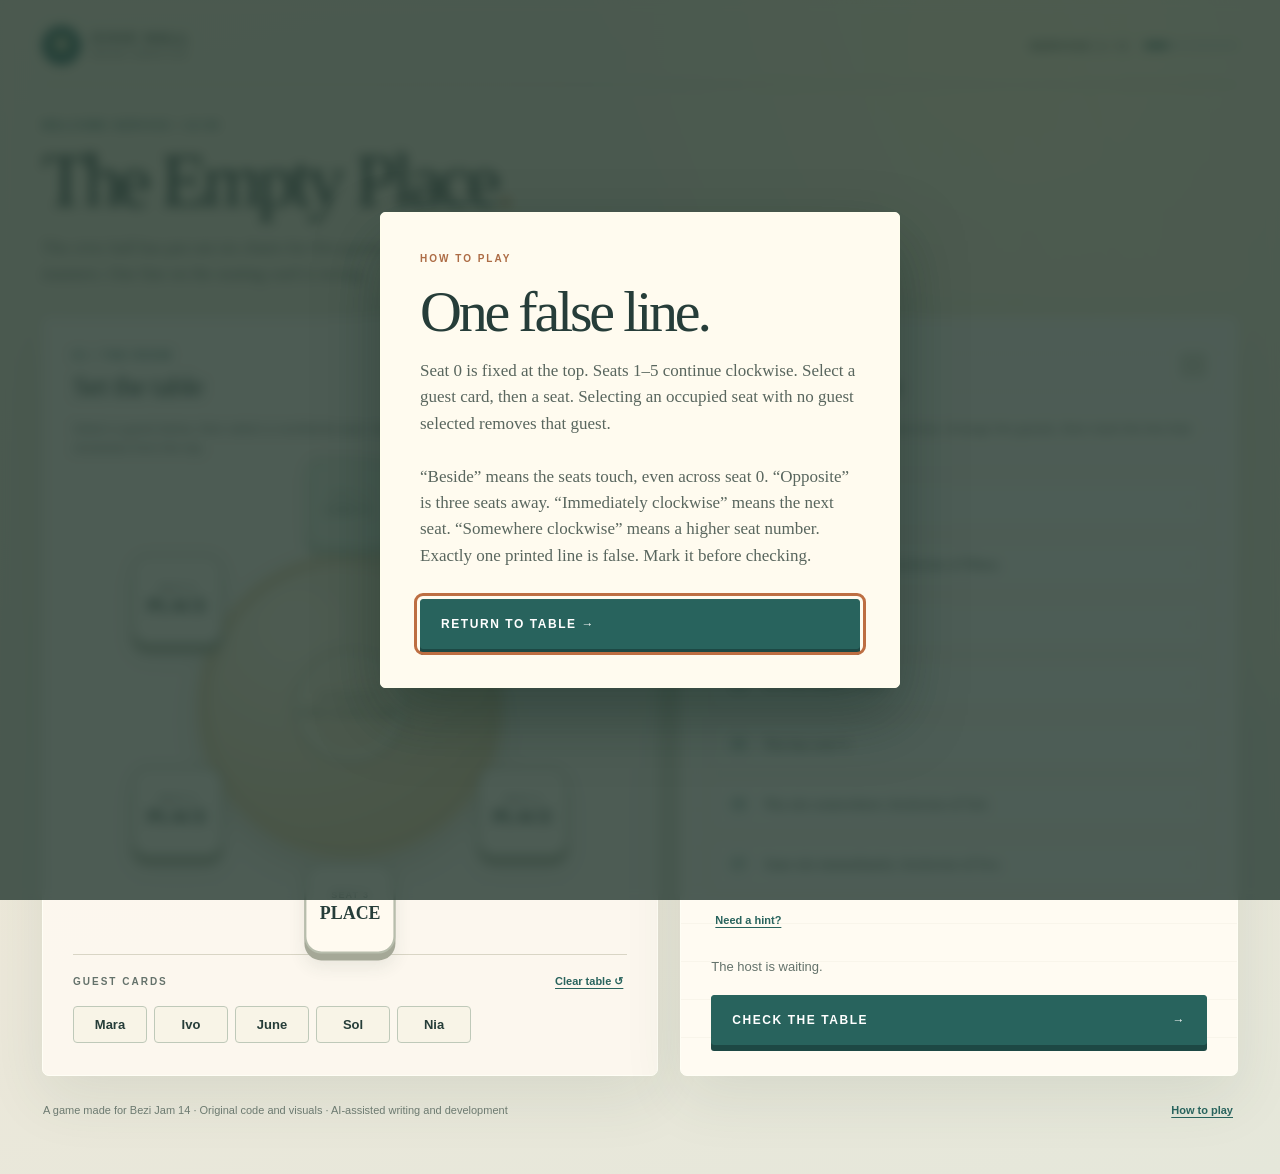
<file: the-empty-place/index.html>
<!doctype html>
<html lang="en">
<head>
  <meta charset="utf-8">
  <meta name="viewport" content="width=device-width, initial-scale=1">
  <meta name="theme-color" content="#f2e9cf">
  <title>The Empty Place</title>
  <link rel="stylesheet" href="style.css">
</head>
<body>
  <div class="sunbeam" aria-hidden="true"></div>
  <main class="shell">
    <header class="masthead">
      <div class="brand"><span class="brand-mark" aria-hidden="true">✳</span><span>CIVIC HALL <small>NOON SERVICE</small></span></div>
      <div class="progress" aria-live="polite"><span id="round-count">SERVICE 1 / 4</span><span class="progress-track"><span id="progress-fill"></span></span></div>
    </header>

    <section class="heading" aria-labelledby="game-title">
      <p id="eyebrow" class="eyebrow"></p>
      <h1 id="game-title">The Empty Place<span class="title-dot">.</span></h1>
      <p id="story" class="story"></p>
    </section>

    <div class="game-grid">
      <section class="table-panel" aria-labelledby="table-title">
        <div class="panel-heading"><div><span class="section-number">01 / THE ROOM</span><h2 id="table-title">Set the table</h2></div><span class="sun-icon" aria-hidden="true">☼</span></div>
        <p class="instruction">Select a guest below, then select a numbered seat. Seat 0 stays empty. Seats count clockwise from the top.</p>
        <div id="table" class="table" role="group" aria-label="Six-seat luncheon table">
          <div class="table-top" aria-hidden="true"><span class="plate"></span><span class="table-copy">A PLACE<br>FOR EVERYONE</span></div>
          <div class="empty-shadow" aria-hidden="true"></div>
          <div id="seats"></div>
        </div>
        <div class="guest-area"><div class="guest-label"><span>GUEST CARDS</span><button id="clear-btn" class="text-button" type="button">Clear table ↺</button></div><div id="guest-bank" class="guest-bank" role="group" aria-label="Guest cards"></div></div>
      </section>

      <section class="notes-panel" aria-labelledby="notes-title">
        <div class="panel-heading"><div><span class="section-number">02 / THE CARD</span><h2 id="notes-title">Find the false line</h2></div><span class="notebook-icon" aria-hidden="true">▤</span></div>
        <p class="instruction">All but one of these statements are true. Arrange the guests, then mark the line that lies.</p>
        <div id="clue-list" class="clue-list" role="group" aria-label="Seating statements"></div>
        <div class="hint-area"><button id="hint-btn" class="text-button" type="button">Need a hint?</button><span id="hint-copy" role="status" aria-live="polite"></span></div>
        <div class="submit-area"><div id="status" class="status" role="status" aria-live="polite">The host is waiting.</div><button id="check-btn" class="check-button" type="button">Check the table <span aria-hidden="true">→</span></button></div>
      </section>
    </div>

    <footer><span>A game made for Bezi Jam 14 · Original code and visuals · AI-assisted writing and development</span><button id="help-btn" class="text-button" type="button">How to play</button></footer>
  </main>

  <div id="modal" class="modal" aria-hidden="true"><div class="modal-card" role="dialog" aria-modal="true" aria-labelledby="modal-title"><span id="modal-kicker" class="eyebrow"></span><h2 id="modal-title"></h2><p id="modal-copy"></p><button id="modal-action" class="check-button" type="button"></button></div></div>
  <script src="puzzle.js"></script>
  <script src="game.js"></script>
</body>
</html>
</file>
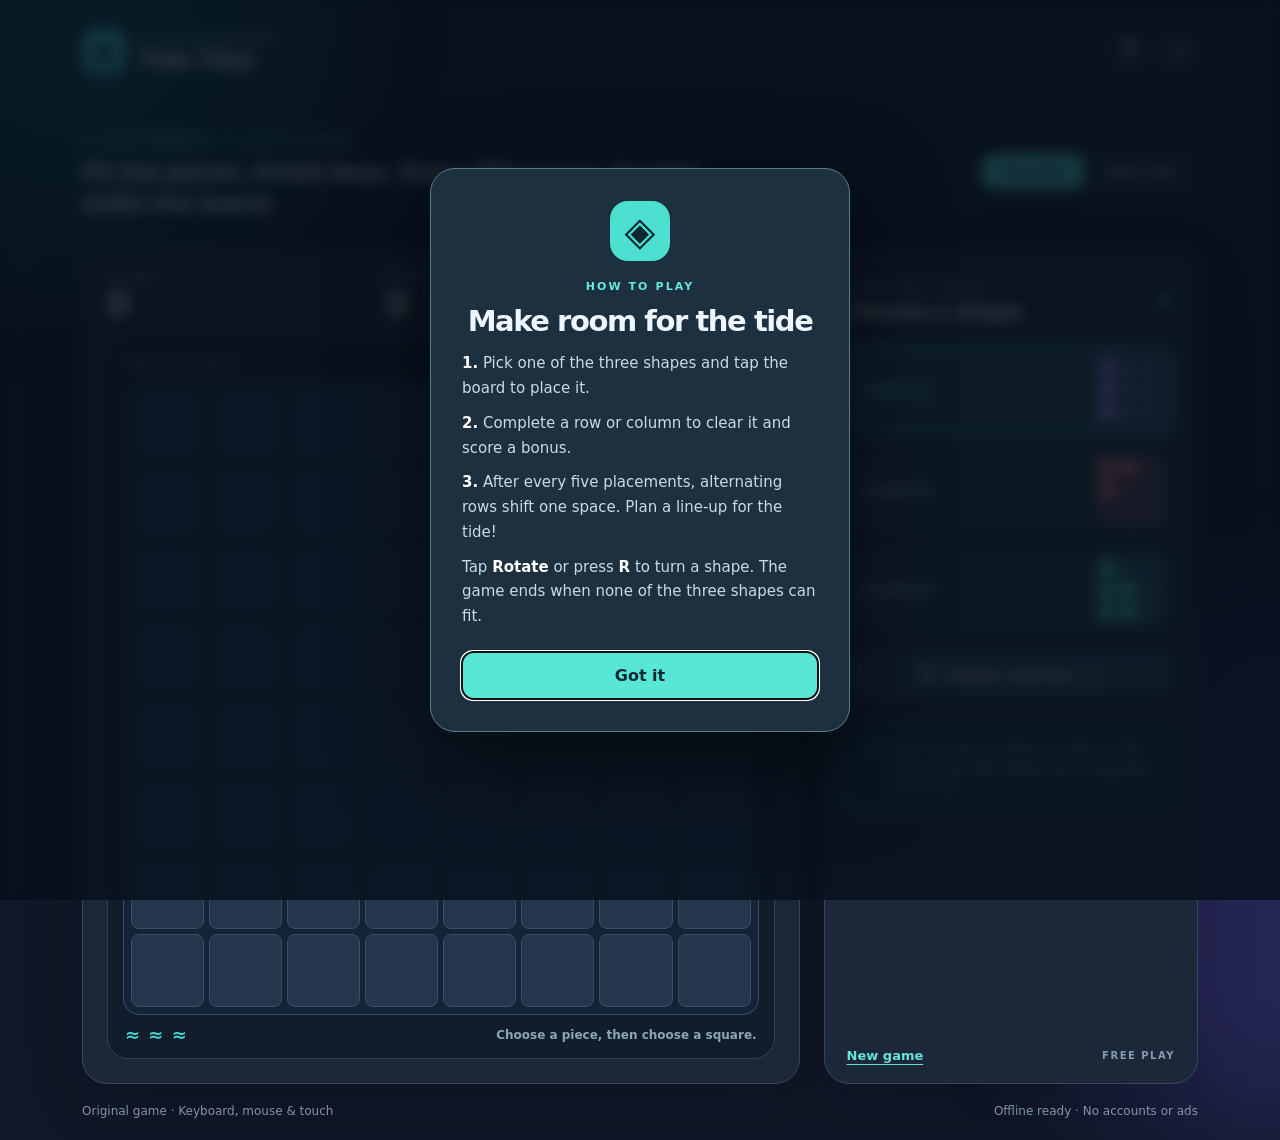
<file: tide-tiles/index.html>
<!doctype html>
<html lang="en">
<head>
  <meta charset="utf-8">
  <meta name="viewport" content="width=device-width, initial-scale=1, viewport-fit=cover">
  <meta name="theme-color" content="#101726">
  <meta name="description" content="Tide Tiles is a colorful original block puzzle. Place shapes, clear lines, and plan around the shifting tide.">
  <title>Tide Tiles — a shifting block puzzle</title>
  <link rel="stylesheet" href="./style.css">
</head>
<body>
  <div class="ambient ambient-a" aria-hidden="true"></div>
  <div class="ambient ambient-b" aria-hidden="true"></div>
  <main class="app">
    <header class="topbar">
      <div class="brand"><span class="brand-mark" aria-hidden="true">◈</span><div><span class="eyebrow">A pocket puzzle</span><h1>Tide Tiles</h1></div></div>
      <div class="top-actions">
        <button id="help-button" class="icon-button" type="button" aria-label="How to play" title="How to play">?</button>
        <button id="sound-button" class="icon-button" type="button" aria-label="Toggle sound" title="Toggle sound">♪</button>
      </div>
    </header>

    <section class="hero" aria-label="Game mode">
      <div><p class="eyebrow">A calm moment, a clever move</p><p class="hero-copy">Fit the pieces. Finish lines. Every fifth move, the tide shifts the board.</p></div>
      <div class="mode-switch" role="group" aria-label="Game mode">
        <button id="free-mode" class="mode-button active" type="button" aria-pressed="true">Free play</button>
        <button id="daily-mode" class="mode-button" type="button" aria-pressed="false">Daily tide</button>
      </div>
    </section>

    <section class="game-layout" aria-label="Tide Tiles game">
      <div class="play-panel">
        <div class="scorebar">
          <div class="score-item"><span class="eyebrow">Score</span><strong id="score">0</strong></div>
          <div class="score-item"><span class="eyebrow">Best</span><strong id="best">0</strong></div>
          <div class="score-item tide-counter"><span class="eyebrow">Tide in</span><strong id="tide-in">5</strong></div>
        </div>
        <div class="board-shell">
          <div class="board-top"><span>THE PLAYFIELD</span><span id="turns-label">0 MOVES</span></div>
          <div id="board" class="board" role="grid" aria-label="8 by 8 puzzle board"></div>
          <div class="board-bottom"><span class="wave" aria-hidden="true">≈ ≈ ≈</span><span id="status" role="status" aria-live="polite">Choose a piece, then choose a square.</span></div>
        </div>
      </div>

      <aside class="side-panel">
        <div class="side-heading"><div><span class="eyebrow">Your next move</span><h2>Choose a shape</h2></div><span class="side-symbol" aria-hidden="true">✦</span></div>
        <div id="pieces" class="pieces" aria-label="Available pieces"></div>
        <button id="rotate-button" class="rotate-button" type="button"><span aria-hidden="true">↻</span> Rotate selected <kbd>R</kbd></button>
        <div class="tip-card"><span class="tip-icon" aria-hidden="true">✧</span><p>Fill a full row or column to clear it. The tide moves alternating rows in opposite directions.</p></div>
        <div class="side-footer"><button id="restart-button" type="button" class="text-button">New game</button><span id="mode-label">FREE PLAY</span></div>
      </aside>
    </section>
    <footer class="footer"><span>Original game · Keyboard, mouse & touch</span><span>Offline ready · No accounts or ads</span></footer>
  </main>

  <div id="dialog-backdrop" class="dialog-backdrop hidden" aria-hidden="true">
    <section class="dialog" role="dialog" aria-modal="true" aria-labelledby="dialog-title">
      <div class="dialog-ornament" aria-hidden="true">◈</div>
      <p id="dialog-kicker" class="eyebrow">TIDE TILES</p>
      <h2 id="dialog-title">How to play</h2>
      <div id="dialog-content" class="dialog-content"></div>
      <div class="dialog-actions"><button id="dialog-close" class="primary-button" type="button">Let's play</button></div>
    </section>
  </div>
  <script type="module" src="./game.mjs"></script>
</body>
</html>
</file>
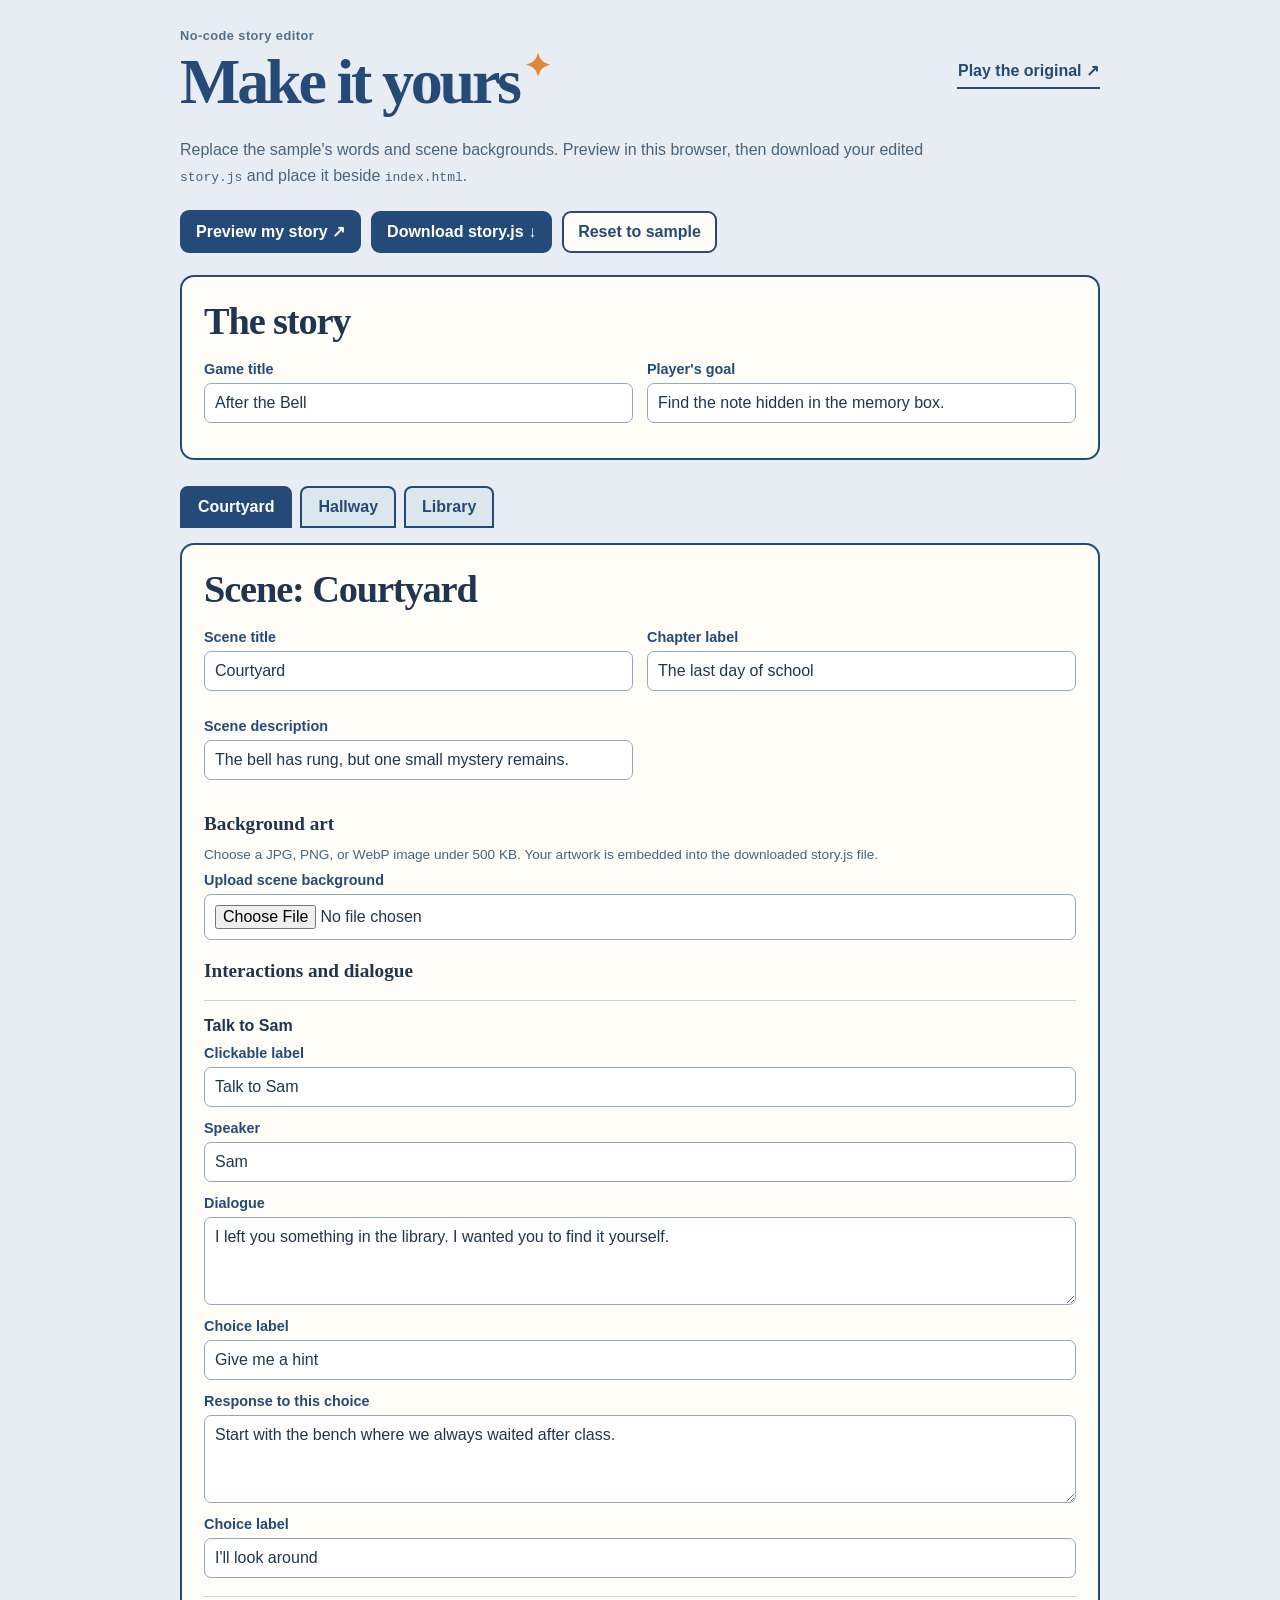
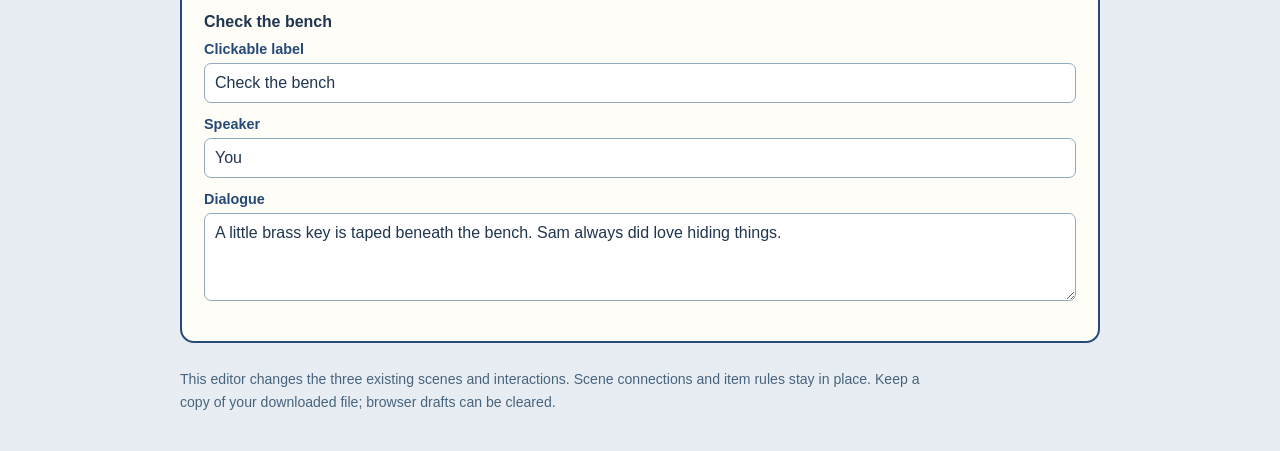
<file: editor.html>
<!doctype html>
<html lang="en">
<head>
  <meta charset="utf-8">
  <meta name="viewport" content="width=device-width, initial-scale=1">
  <title>Story editor — After the Bell</title>
  <link rel="stylesheet" href="style.css">
  <link rel="stylesheet" href="editor.css">
</head>
<body>
  <main class="shell editor-shell">
    <header class="masthead">
      <div>
        <p class="small-label">No-code story editor</p>
        <h1>Make it yours<span class="spark" aria-hidden="true">✦</span></h1>
      </div>
      <a class="text-button" href="index.html">Play the original ↗</a>
    </header>
    <p class="editor-intro">Replace the sample's words and scene backgrounds. Preview in this browser, then download your edited <code>story.js</code> and place it beside <code>index.html</code>.</p>
    <div class="editor-actions">
      <button id="preview" type="button">Preview my story ↗</button>
      <button id="download" type="button">Download story.js ↓</button>
      <button id="reset" type="button" class="secondary">Reset to sample</button>
      <span id="status" role="status" aria-live="polite"></span>
    </div>
    <section class="editor-card" aria-labelledby="basics-title">
      <h2 id="basics-title">The story</h2>
      <div class="field-grid">
        <label>Game title <input id="story-title" maxlength="80" required></label>
        <label>Player's goal <input id="story-objective" maxlength="180" required></label>
      </div>
    </section>
    <nav id="scene-tabs" class="scene-tabs" aria-label="Choose a scene"></nav>
    <section id="scene-editor" class="editor-card" aria-live="polite"></section>
    <p class="editor-foot">This editor changes the three existing scenes and interactions. Scene connections and item rules stay in place. Keep a copy of your downloaded file; browser drafts can be cleared.</p>
  </main>
  <script src="story.js"></script>
  <script src="editor.js"></script>
</body>
</html>
</file>
<file: style.css>
:root {
  color-scheme: light;
  font-family: Trebuchet MS, Verdana, sans-serif;
  color: #20354f;
  background: #e7edf3;
}

* { box-sizing: border-box; }
body { margin: 0; min-width: 320px; }
button { font: inherit; cursor: pointer; }
button:focus-visible { outline: 3px solid #e67b27; outline-offset: 4px; }

.shell { width: min(1080px, calc(100% - 32px)); margin: 28px auto 38px; }
.masthead, .scene-head, .game-bottom, .dialogue-top { display: flex; justify-content: space-between; align-items: center; gap: 20px; }
.masthead { margin-bottom: 23px; }
.header-actions { display: flex; align-items: center; gap: 18px; }
.small-label { margin: 0 0 7px; color: #50708e; font-size: .8rem; font-weight: 700; letter-spacing: .035em; }
h1, h2, h3, p { margin-top: 0; }
h1 { margin-bottom: 0; color: #254a78; font-family: Georgia, serif; font-size: clamp(2.5rem, 5vw, 4.2rem); line-height: 1; letter-spacing: -.05em; }
.spark { color: #df8734; font-family: Georgia, serif; font-size: .5em; vertical-align: top; margin-left: 5px; }
.text-button { border: 0; border-bottom: 2px solid #254a78; background: transparent; color: #254a78; padding: 7px 1px; font-weight: 700; }
.game { overflow: hidden; border: 4px solid #254a78; border-radius: 20px; background: #fffdf7; box-shadow: 0 10px 0 #b7c9d8; }
.scene-head { min-height: 92px; padding: 19px 25px 14px; }
h2 { margin: 0; font-family: Georgia, serif; font-size: clamp(1.75rem, 3vw, 2.5rem); letter-spacing: -.03em; }
.objective { margin: 0; max-width: 250px; color: #48647d; font-size: .92rem; line-height: 1.4; text-align: right; }

.stage { position: relative; height: min(53vw, 495px); min-height: 360px; overflow: hidden; border-block: 4px solid #254a78; }
.stage-art { position: absolute; inset: 0; pointer-events: none; }
.scene-enter .stage-art { animation: scene-reveal .42s ease-out both; }
.scene-enter .hotspot { animation: hotspot-reveal .42s ease-out both; }
@keyframes scene-reveal { from { opacity: .35; transform: scale(1.035); } to { opacity: 1; transform: scale(1); } }
@keyframes hotspot-reveal { from { opacity: 0; } to { opacity: 1; } }
.stage-art::before, .stage-art::after { position: absolute; content: ""; }
.stage[data-scene="courtyard"] .stage-art { background: linear-gradient(#8fbdd1 0 53%, #9fb87c 53% 63%, #c8ab7d 63%); }
.stage[data-scene="courtyard"] .stage-art::before { left: 8%; top: 9%; width: 26%; height: 42%; background: #f9d9a9; border: 7px solid #42648a; box-shadow: 150px 7px 0 -28px #f9d9a9, 150px 7px 0 -21px #42648a; }
.stage[data-scene="courtyard"] .stage-art::after { right: 14%; bottom: 12%; width: 31%; height: 8%; background: #73543b; border-radius: 7px; box-shadow: 0 16px 0 -8px #3f5064, 0 -22px 0 -9px #73543b; }
.stage[data-scene="hallway"] .stage-art { background: linear-gradient(90deg, #d7d0bc 0 18%, #e9dfcb 18% 82%, #d0c1ac 82%); }
.stage[data-scene="hallway"] .stage-art::before { inset: 12% 7% 23%; background: repeating-linear-gradient(90deg, #657fa1 0 15%, #536f91 15% 16%, transparent 16% 22%); opacity: .82; }
.stage[data-scene="hallway"] .stage-art::after { left: 0; right: 0; bottom: 0; height: 22%; background: #a59076; transform: skewY(-1.5deg); transform-origin: bottom right; }
.stage[data-scene="library"] .stage-art { background: linear-gradient(#c6b89b 0 69%, #998168 69%); }
.stage[data-scene="library"] .stage-art::before { inset: 8% 7% 32%; background: repeating-linear-gradient(90deg, #3f5670 0 2%, #f0c27a 2% 5%, #a75750 5% 8%, #d8e1d2 8% 11%, #3f5670 11% 14%, transparent 14% 20%); border: 15px solid #6c5744; }
.stage[data-scene="library"] .stage-art::after { left: 32%; right: 18%; bottom: 15%; height: 11%; background: #6b4b35; border-radius: 8px; box-shadow: 0 30px 0 -15px #483d38; }
.stage.custom-art .stage-art { background-size: cover; background-position: center; }
.stage.custom-art .stage-art::before, .stage.custom-art .stage-art::after { display: none; }
.hotspots { position: absolute; inset: 0; }
.hotspot { position: absolute; transform: translate(-50%, -50%); display: grid; justify-items: center; min-width: 90px; max-width: 150px; border: 0; background: none; color: #173d69; text-align: center; }
.hotspot-icon { display: grid; place-items: center; width: 68px; height: 68px; border: 4px solid #254a78; border-radius: 50%; background: #fff8de; box-shadow: 0 5px 0 #254a78; color: #d17730; font-family: Georgia, serif; font-size: 2.5rem; line-height: 1; transition: transform .12s ease; }
.hotspot:hover .hotspot-icon, .hotspot:focus-visible .hotspot-icon { transform: translateY(-5px); }
.hotspot-label { margin-top: 10px; padding: 5px 8px; border-radius: 7px; background: #fffdf7; font-size: .82rem; font-weight: 700; line-height: 1.2; box-shadow: 0 2px 0 #254a78; }
.stage-hint { position: absolute; left: 18px; bottom: 14px; margin: 0; max-width: 390px; padding: 8px 12px; border-radius: 7px; background: #fffdf7e8; font-size: .84rem; line-height: 1.35; }
.game-bottom { align-items: stretch; min-height: 113px; padding: 20px 25px; }
.exits { display: flex; flex-wrap: wrap; align-content: center; gap: 10px; }
.exit-button, .dialogue-choices button { border: 2px solid #254a78; border-radius: 10px; padding: 9px 13px; background: #e6eef4; color: #254a78; font-weight: 700; }
.exit-button:hover, .dialogue-choices button:hover { background: #d3e4f0; }
.inventory { min-width: 240px; border-left: 2px solid #d5e0e8; padding-left: 20px; }
.inventory h3 { margin-bottom: 9px; font-family: Georgia, serif; font-size: 1.05rem; }
.inventory-items { display: flex; flex-wrap: wrap; gap: 6px; }
.item { border: 1px solid #c99b66; border-radius: 7px; padding: 5px 7px; background: #fff2d9; font-size: .78rem; }
.empty-inventory { margin: 0; color: #698097; font-size: .8rem; }
.footer-note { margin: 21px 4px 0; color: #4d657c; font-size: .85rem; }
.commission { display: flex; align-items: center; justify-content: space-between; gap: 28px; margin-top: 24px; padding: 24px 27px; border: 2px solid #254a78; border-radius: 16px; background: #fffdf7; }
.commission h2 { margin-bottom: 10px; font-size: clamp(1.45rem, 3vw, 2rem); }
.commission p:last-child { max-width: 690px; margin-bottom: 0; color: #48647d; font-size: .92rem; line-height: 1.55; }
.commission-link { flex: 0 0 auto; border-radius: 10px; padding: 12px 16px; background: #254a78; color: #fff; font-weight: 700; text-decoration: none; }
.commission-link:hover, .commission-link:focus-visible { background: #173d69; }

.dialogue-layer { position: fixed; inset: 0; z-index: 5; display: grid; place-items: end center; padding: 20px; background: #13294093; }
.dialogue-layer[hidden] { display: none; }
.dialogue { width: min(780px, 100%); margin-bottom: max(10px, 5vh); border: 4px solid #254a78; border-radius: 18px; padding: 20px 24px 24px; background: #fffdf7; box-shadow: 0 9px 0 #132940; }
.speaker { margin: 0; color: #bc6d2e; font-family: Georgia, serif; font-size: 1.3rem; font-weight: 700; }
.close-button { border: 0; background: none; color: #254a78; font-size: 2rem; line-height: 1; }
.dialogue-text { margin: 19px 0 23px; font-family: Georgia, serif; font-size: clamp(1.2rem, 2vw, 1.55rem); line-height: 1.45; }
.dialogue-choices { display: flex; flex-wrap: wrap; gap: 10px; }

@media (max-width: 650px) {
  .shell { width: calc(100% - 18px); margin: 12px auto 25px; }
  .masthead { align-items: end; margin: 0 4px 15px; }
  .small-label { font-size: .7rem; }
  .text-button { font-size: .8rem; white-space: nowrap; }
  .header-actions { gap: 10px; }
  .game { border-width: 3px; border-radius: 14px; }
  .scene-head { align-items: start; min-height: 100px; padding: 13px; }
  .objective { max-width: 140px; font-size: .72rem; }
  .stage { height: 460px; }
  .hotspot-icon { width: 58px; height: 58px; font-size: 2rem; }
  .hotspot-label { font-size: .72rem; }
  .stage-hint { max-width: 270px; font-size: .75rem; }
  .game-bottom { flex-direction: column; padding: 15px; gap: 18px; }
  .inventory { min-width: 0; border-left: 0; border-top: 2px solid #d5e0e8; padding: 12px 0 0; }
  .commission { flex-direction: column; align-items: stretch; margin-inline: 4px; padding: 18px; }
  .commission-link { align-self: flex-start; }
}

@media (prefers-reduced-motion: reduce) {
  .hotspot-icon { transition: none; }
  .scene-enter .stage-art, .scene-enter .hotspot { animation: none; }
}
</file>
<file: across-the-quiet/style.css>
:root{color-scheme:dark;font-family:Inter,ui-sans-serif,system-ui,-apple-system,"Segoe UI",sans-serif;background:#071521;color:#e9f5f5}*{box-sizing:border-box}html,body{margin:0;min-height:100%}body{overflow-x:hidden;background:radial-gradient(circle at 50% -15%,#183957 0,#0a2030 34%,#071521 67%)}button{font:inherit;cursor:pointer}button:focus-visible{outline:3px solid #f7e5aa;outline-offset:3px}.ambient{position:fixed;border-radius:50%;filter:blur(85px);pointer-events:none;opacity:.38}.ambient-a{width:38vw;height:38vw;background:#2d6677;left:-20vw;top:25vh}.ambient-b{width:28vw;height:28vw;background:#855a88;right:-14vw;bottom:5vh}.shell{position:relative;max-width:1020px;margin:auto;padding:22px 28px 28px}.topbar{display:flex;justify-content:space-between;align-items:center;gap:16px}.brand{font-size:.7rem;letter-spacing:.17em;font-weight:760;color:#aed0d3}.brand-mark{display:inline-grid;place-items:center;width:28px;height:28px;border:1px solid #75a2a9;border-radius:50%;margin-right:7px;color:#f4e2ad;font-size:1.05rem}.top-actions{display:flex;gap:8px}.text-button{border:1px solid #416072;background:#102b3a;color:#d4e7e7;border-radius:20px;padding:8px 14px;font-size:.76rem}.text-button:hover{background:#214355}.intro{text-align:center;margin:24px auto 21px;max-width:650px}.eyebrow,.overlay-kicker{font-size:.7rem;font-weight:800;letter-spacing:.25em;color:#ebd49f;text-transform:uppercase}.intro h1{margin:7px 0 5px;font-family:Georgia,"Times New Roman",serif;font-size:clamp(2.8rem,7vw,5rem);line-height:1.05;letter-spacing:-.05em;font-weight:500}.intro h1 em{font-weight:400;color:#a8d8d6}.intro p{color:#bdd2d6;font-size:.91rem;line-height:1.6;margin:8px auto 0}.play-card{border:1px solid #3b6673;border-radius:22px;background:#0d2735;box-shadow:0 26px 80px #0007,0 1px 0 #e4ffff18 inset;overflow:hidden}.chapter-bar{display:flex;justify-content:space-between;align-items:center;gap:18px;padding:15px 22px;background:#102e3d}.chapter-count{color:#b9d6d8;font-size:.69rem;font-weight:800;letter-spacing:.17em}.chapter-bar h2{font-family:Georgia,serif;font-weight:400;margin:4px 0 0;font-size:1.25rem}.energy-wrap{min-width:126px;display:grid;grid-template-columns:1fr auto;gap:5px;font-size:.67rem;letter-spacing:.09em;color:#c4d8d9}.energy-wrap span:first-child{font-weight:800}.energy-wrap #energy-label{letter-spacing:0}.energy-track{grid-column:1/3;height:6px;border-radius:6px;background:#41606a;overflow:hidden}.energy-track>div{width:100%;height:100%;background:linear-gradient(90deg,#71bfc7,#f6e2a8);border-radius:6px;transition:width .18s}.canvas-frame{position:relative;aspect-ratio:5/3;background:#091d2a;overflow:hidden}canvas{display:block;width:100%;height:100%;touch-action:none}.overlay{position:absolute;inset:0;display:grid;place-items:center;background:#061723b8;backdrop-filter:blur(7px);padding:18px}.overlay.hidden{display:none}.overlay-panel{max-width:435px;padding:28px 34px 30px;border:1px solid #75939d88;border-radius:20px;background:linear-gradient(145deg,#173947f2,#0a2636f2);text-align:center;box-shadow:0 20px 55px #0008}.overlay-symbol{font-size:2.4rem;color:#f5dfa2;text-shadow:0 0 25px #ffdd8d}.overlay-kicker{margin-top:7px}.overlay h2{font-family:Georgia,serif;font-weight:400;font-size:2rem;margin:8px 0 10px}.overlay p{color:#d0e0df;line-height:1.55;font-size:.89rem;margin:0 0 23px}.primary-button{display:inline-flex;align-items:center;gap:25px;border:0;background:#f0dca8;color:#133140;border-radius:99px;padding:12px 20px;font-size:.86rem;font-weight:760;box-shadow:0 8px 24px #0004}.primary-button:hover{background:#fff0c4}.primary-button span{font-size:1.1rem}.status-bar{padding:10px 22px;display:flex;justify-content:space-between;gap:16px;border-top:1px solid #54758255;color:#c7dce0;font-size:.76rem}.status-bar span:last-child{color:#ecdba9;text-align:right}.control-bar{padding:14px 22px;display:flex;align-items:center;gap:16px;border-top:1px solid #54758255;background:#102e3d}.dpad{display:grid;grid-template-columns:repeat(3,36px);grid-template-rows:repeat(2,36px);gap:3px}.move-btn{border:1px solid #547884;background:#204454;color:#e5f5f5;border-radius:8px;font-size:1.1rem;line-height:1}.move-btn:hover,.move-btn:active{background:#3c7380}.up{grid-column:2;grid-row:1}.left{grid-column:1;grid-row:2}.down{grid-column:2;grid-row:2}.right{grid-column:3;grid-row:2}.control-copy{display:flex;flex-direction:column;gap:3px;font-size:.77rem}.control-copy span{color:#a4c4c8}.pulse-button{margin-left:auto;display:flex;align-items:center;gap:9px;border:1px solid #eddbad;background:#dfc891;color:#153540;border-radius:12px;padding:10px 15px;font-size:.82rem;font-weight:750}.pulse-button:hover{background:#f3dfa9}.pulse-button:disabled{opacity:.5;cursor:default}.pulse-icon{font-size:1.7rem;line-height:1}.pulse-button small{display:block;font-size:.66rem;font-weight:500}footer{display:flex;justify-content:space-between;gap:12px;padding:17px 4px;color:#9dbabe;font-size:.68rem;line-height:1.5}@media(max-width:640px){.shell{padding:13px 10px 20px}.brand{letter-spacing:.08em;font-size:.59rem}.brand-mark{width:24px;height:24px}.top-actions{gap:4px}.text-button{font-size:.67rem;padding:7px 9px}.intro{margin:18px auto 16px;padding:0 8px}.intro h1{font-size:clamp(2.65rem,10vw,4rem)}.intro p{font-size:.8rem}.play-card{border-radius:16px}.chapter-bar{padding:11px 13px}.chapter-bar h2{font-size:1.04rem}.energy-wrap{min-width:90px;font-size:.6rem}.canvas-frame{aspect-ratio:5/4}canvas{object-fit:contain}.status-bar{font-size:.68rem;padding:9px 12px;min-height:54px}.control-bar{padding:11px 12px;gap:8px}.dpad{grid-template-columns:repeat(3,40px);grid-template-rows:repeat(2,40px)}.control-copy{display:none}.pulse-button{padding:8px 10px;font-size:.7rem}.pulse-icon{font-size:1.4rem}.overlay-panel{padding:21px 19px}.overlay h2{font-size:1.65rem}footer{display:block;text-align:center}footer span{display:block;margin:4px}}@media(max-width:360px){.dpad{grid-template-columns:repeat(3,36px);grid-template-rows:repeat(2,36px)}.status-bar{font-size:.62rem}.topbar{gap:6px}}@media(prefers-reduced-motion:reduce){*,*:before,*:after{scroll-behavior:auto!important;transition:none!important;animation:none!important}}
</file>
<file: across-the-quiet/enhancements.css>
.chapter-hud{display:flex;align-items:center;gap:20px}
.echo-count{font-size:.66rem;font-weight:760;letter-spacing:.13em;color:#e8d7a7;white-space:nowrap}
@media(max-width:640px){.chapter-hud{gap:9px}.echo-count{font-size:.53rem;letter-spacing:.04em}}
@media(max-width:360px){.echo-count{display:none}}
</file>
<file: harbor-dispatch-3d/style.css>
*{box-sizing:border-box}html,body{margin:0;width:100%;height:100%;overflow:hidden;color:#243e3f;background:#80aaa8;font-family:Inter,"Segoe UI","Microsoft YaHei",sans-serif}button,a{-webkit-tap-highlight-color:transparent}button{cursor:pointer;font:inherit;border:0;touch-action:manipulation}button:focus-visible,a:focus-visible{outline:3px solid #d38447;outline-offset:5px}[hidden]{display:none!important}#view{display:block;width:100%;height:100%;touch-action:none}.vignette{position:absolute;inset:0;pointer-events:none;background:linear-gradient(90deg,#eef0d5ed 0%,#eeeed69c 24%,transparent 54%),linear-gradient(0deg,#253f411c,transparent 30%);transition:opacity .8s}body.playing .vignette{opacity:0}header{position:absolute;top:0;left:0;width:100%;padding:26px 36px;display:flex;align-items:center;justify-content:space-between;pointer-events:none;z-index:5}.wordmark{color:#29484a;text-decoration:none;font-size:28px;font-weight:900;letter-spacing:-2px;line-height:1}.wordmark span{font-weight:400;margin-left:4px}.wordmark small{display:block;font-size:8px;letter-spacing:2.4px;margin-top:7px}nav{display:flex;gap:6px;pointer-events:auto}nav button{font-size:11px;padding:10px 13px;border-radius:4px;background:#f2eedccc;color:#29484a;box-shadow:0 2px 10px #1c39351a}body.playing .wordmark{color:#203a3e}.intro{position:absolute;left:6vw;top:19%;width:360px}.eyebrow{font-size:10px;letter-spacing:2px;font-weight:700;text-transform:uppercase;color:#55776d}h1{font-family:Georgia,"Songti SC","SimSun",serif;font-size:clamp(42px,4.6vw,72px);font-weight:500;line-height:1.12;letter-spacing:-3px;margin:22px 0}h1 em{font-style:normal;color:#ba6c46}p.lead{font-size:13px;line-height:1.95;max-width:310px;color:#516a61}.mission-facts{display:flex;gap:18px;margin:25px 0;font:10px Georgia;color:#ad7853}.mission-facts b{display:block;font:10px sans-serif;color:#405951;margin-top:7px}.primary{background:#244b4a;color:#fff1cf;border-radius:3px;padding:17px 23px;min-width:200px;display:flex;justify-content:space-between;align-items:center;gap:30px;font-size:14px;box-shadow:0 5px 20px #264a421a}.primary:hover{background:#32635f}.primary span{font-size:22px}.controls{font-size:10px;line-height:2.3;color:#63766a;margin-top:20px}kbd{font:9px monospace;padding:3px 5px;border:1px solid #55736555;border-radius:3px}.edition{margin-top:20px;font-size:9px;letter-spacing:2px;color:#718273}.edition span{margin:0 9px}.objective{position:absolute;left:36px;top:112px;background:#faf1d9e8;border-left:3px solid #bb7d50;padding:16px 20px;max-width:360px;box-shadow:0 6px 24px #23423a12}h2{font-family:Georgia,"SimSun",serif;font-size:24px;font-weight:500;margin:9px 0}.objective p{font-size:11px;margin:0;color:#688075}.status{position:absolute;top:110px;right:36px;display:flex;gap:24px;padding:15px 20px;background:#faf1d9e8;border-radius:3px}.status small{display:block;font-size:9px;color:#698071;letter-spacing:1px}.status strong{display:block;font-size:28px;font-weight:400;font-variant-numeric:tabular-nums;margin-top:5px}.status sup{font-size:12px}.bar{height:3px;background:#395a4d22;margin-top:6px;overflow:hidden}.bar i{display:block;height:100%;background:#4e8b74;width:100%;transition:width .1s}.instruments{position:absolute;bottom:48px;right:36px;display:grid;grid-template-columns:145px 95px;gap:4px 15px;padding:15px;background:#f5edd9e8;border-radius:3px}#map{width:145px;height:118px;grid-row:span 2}.speed{align-self:center;text-align:right}.speed strong{font:48px Georgia}.speed span{display:block;font-size:8px;letter-spacing:2px}.energy{align-self:end;font-size:8px;color:#567668}.energy .bar i{background:#c18f4c}.bottomhelp{position:absolute;bottom:20px;left:36px;font-size:10px;color:#244847;background:#f7eed9cc;padding:9px 12px;border-radius:3px}.bottomhelp button{font-size:10px;background:transparent;color:inherit}.interact{position:absolute;left:50%;bottom:80px;transform:translateX(-50%);z-index:7}.interact:disabled{opacity:.85}#toast{position:absolute;left:50%;bottom:155px;transform:translateX(-50%);background:#294e49e8;color:#f1e8cc;font-size:12px;padding:12px 20px;border-radius:3px;max-width:85vw;text-align:center;pointer-events:none}#toast:empty{display:none}.modal{position:absolute;inset:0;display:grid;place-items:center;background:#1c3e4055;backdrop-filter:blur(5px);z-index:20}.paper{background:#f4ecd6;padding:38px;width:min(420px,90vw);box-shadow:0 20px 70px #173b3b33}.paper h2{font-size:32px}.paper p{font-size:12px;line-height:1.9}.paper .primary{width:100%;margin-top:22px}.secondary{background:transparent;color:#3b6256;width:100%;padding:14px;font-size:12px}.resultstats{font-size:13px;line-height:2;color:#9a6c47;margin-top:16px}#loading,#error{position:absolute;inset:0;display:grid;place-content:center;text-align:center;background:#e2e4cf;z-index:30;font-size:14px}#error{padding:25px}#error button{padding:12px;margin-top:12px;background:#315e55;color:white}#touch{position:absolute;inset:0;pointer-events:none;z-index:8}#stick{position:absolute;left:24px;bottom:32px;width:106px;height:106px;border:1px solid #f5e5c799;border-radius:50%;background:#2e575b35;pointer-events:auto;touch-action:none}#stick i{position:absolute;left:32px;top:32px;width:40px;height:40px;border-radius:50%;background:#f0e3c9a0;pointer-events:none}#stick span{position:absolute;bottom:-20px;width:100%;text-align:center;font-size:9px;color:#294d4e;pointer-events:none}.pedals{position:absolute;right:20px;bottom:26px;display:flex;align-items:flex-end;gap:10px;pointer-events:auto}.pedals button{width:56px;height:56px;border-radius:50%;border:1px solid #e7ddbc99;background:#305751b0;color:#f3e8ce;touch-action:none;font-size:12px}.pedals #brake{width:70px;height:70px;background:#f0e3c6cf;color:#2d5551}
@media(max-width:700px){header{padding:18px}.wordmark{font-size:23px}nav button{padding:9px;font-size:10px}header nav{gap:3px}.intro{left:24px;top:17%;width:calc(100% - 48px)}h1{font-size:48px;max-width:340px}.intro .lead{max-width:270px}.vignette{background:linear-gradient(90deg,#eeecd7eb,#eeecd7a8 50%,#eeecd722)}.edition{font-size:8px}.objective{left:14px;top:88px;right:14px;max-width:none;padding:10px 14px}.objective h2{font-size:19px;margin:6px 0}.objective .eyebrow{font-size:8px}.status{top:184px;left:14px;right:auto;padding:8px 12px;gap:22px}.status strong{font-size:21px}.status small{font-size:8px}.instruments{right:12px;bottom:158px;display:block;padding:7px;background:#f5edd9c9}#map{width:92px;height:75px}.speed{display:none}.energy{width:92px;font-size:7px}.bottomhelp{left:14px;bottom:8px;padding:0;background:transparent}.bottomhelp kbd{display:none}.bottomhelp{font-size:0}.bottomhelp button{font-size:9px}.interact{bottom:180px;left:14px;transform:none;min-width:0;max-width:calc(100vw - 130px);font-size:12px;padding:14px}#toast{bottom:280px;font-size:11px;padding:9px 13px;min-width:220px}.controls{margin-top:14px}.mission-facts{margin:18px 0}.primary{padding:14px 20px}.paper{padding:25px}}
@media(max-height:600px){.intro{top:24%;width:310px}h1{font-size:38px;line-height:1.08;margin:12px 0}.intro .lead{font-size:11px;line-height:1.5}.mission-facts,.edition{display:none}.controls{font-size:9px;margin:10px 0}.objective{top:75px;padding:9px 14px}.status{top:75px;padding:8px 14px}.status strong{font-size:20px}.instruments{bottom:25px;right:160px;padding:7px;display:block}#map{width:90px;height:72px}.speed{display:none}.bottomhelp{display:none}.interact{bottom:32px}#toast{bottom:100px}.paper{padding:20px}.paper h2{font-size:26px}.paper .primary{margin-top:12px}}
@media(max-width:700px) and (max-height:630px){.intro{top:17%;width:calc(100% - 48px)}.intro h1{font-size:35px}.objective{top:76px}.status{top:164px}.instruments{right:12px;bottom:150px}.interact{bottom:168px}.controls{max-width:245px}}
</file>
<file: nightwatch-microgrid/style.css>
:root{font-family:Inter,ui-sans-serif,system-ui,-apple-system,BlinkMacSystemFont,"Segoe UI",sans-serif;color:#e9f1ef;background:#101d27;font-synthesis:none}
*{box-sizing:border-box}body{margin:0;min-width:320px;background:radial-gradient(circle at 75% -14%,#315969 0,transparent 38%),linear-gradient(145deg,#10202c,#0e1822 72%);min-height:100vh}button{font:inherit;cursor:pointer}button:focus-visible{outline:3px solid #80dbd2;outline-offset:3px}.shell{max-width:1440px;margin:auto;padding:28px 32px 18px}.eyebrow{font-size:.7rem;font-weight:800;letter-spacing:.18em;color:#74c6c3;margin:0 0 8px}.amber{color:#f6bf64}.masthead{display:flex;align-items:center;gap:18px;border-bottom:1px solid #35505b;padding-bottom:20px}.mark{width:52px;height:52px;border:1px solid #5dbfb8;border-radius:12px;background:#163542;display:grid;place-items:center;position:relative;color:#93dfd6}.mark-light{position:absolute;top:8px;width:8px;height:8px;border-radius:50%;background:#ffd079;box-shadow:0 0 14px #ffd079}.mark-bars{font-size:31px;line-height:1;margin-top:8px}.brand{flex:1}.brand h1{margin:0;font-size:clamp(1.3rem,2.8vw,2.25rem);line-height:1;letter-spacing:.02em}.brand h1 span{font-weight:300;color:#8fb5b7}.ghost{border:1px solid #4c6a72;color:#d8e8e6;background:#172a34;border-radius:7px;padding:11px 14px;font-size:.7rem;font-weight:800;letter-spacing:.12em}.ghost:hover{background:#21424b}.intro{display:flex;justify-content:space-between;align-items:end;gap:25px;padding:27px 0 25px}.intro p:not(.eyebrow){margin:0;font-size:clamp(1rem,1.5vw,1.25rem);color:#e4efed}.intro-rule{max-width:340px;color:#a9c4c4;font-size:.82rem;line-height:1.6;border-left:2px solid #c9954b;padding-left:16px}.layout{display:grid;grid-template-columns:minmax(250px,1.1fr) minmax(280px,1fr) minmax(255px,.9fr);gap:17px}.panel{background:#172a34;border:1px solid #36525b;border-radius:12px;padding:20px;box-shadow:0 18px 60px #07131933;min-width:0}.panel-head{display:flex;justify-content:space-between;align-items:start;gap:12px;margin-bottom:17px}.panel h2{font-size:1.15rem;margin:0;letter-spacing:.01em}.panel .eyebrow{margin-bottom:5px}.pill{border:1px solid #537b82;border-radius:999px;padding:5px 10px;color:#b6ddda;font-size:.7rem;letter-spacing:.08em;white-space:nowrap}.storm{color:#f6c277;border-color:#ae7b48}.metrics{display:grid;grid-template-columns:repeat(4,1fr);gap:10px;margin-bottom:16px}.metric{border:1px solid #35505b;background:#162832;border-radius:9px;padding:13px 14px;min-width:0}.metric small{display:block;color:#8fb1b5;font-size:.67rem;font-weight:800;letter-spacing:.13em;white-space:nowrap}.metric strong{display:block;margin-top:5px;font-size:1.4rem;line-height:1.1}.metric em{font-style:normal;font-size:.69rem;color:#9db9bb}.metric.danger strong{color:#ff9b80}.metric.good strong{color:#7fd9c7}.weather-scene{position:relative;height:220px;overflow:hidden;border:1px solid #42646c;border-radius:10px;background:linear-gradient(180deg,#203a4b 0%,#275069 48%,#174054 49%,#102d40 100%);margin-bottom:17px}.weather-scene[data-weather="STORM"]{background:linear-gradient(180deg,#243343,#324959 48%,#1a4052 49%,#102d40 100%)}.weather-scene[data-weather="FOG"]{background:linear-gradient(180deg,#657980 0%,#7c9395 48%,#416978 49%,#254755 100%)}.weather-scene[data-weather="CALM"]{background:linear-gradient(180deg,#38536b 0%,#49718a 48%,#25516c 49%,#143b50 100%)}.scene-sun{position:absolute;right:16%;top:20px;width:35px;height:35px;border-radius:50%;background:#ffe0a5;box-shadow:0 0 40px 15px #ffe2a65c}.weather-scene[data-shift="NIGHT"] .scene-sun{background:#d7e7e3;box-shadow:0 0 30px 8px #cce0df47;right:18%;top:25px}.hill{position:absolute;bottom:65px;height:95px;width:120%;left:-10%;background:#173f4f;clip-path:polygon(0 80%,12% 55%,25% 75%,39% 35%,53% 75%,70% 45%,85% 72%,100% 48%,100% 100%,0 100%)}.sea{position:absolute;bottom:0;left:0;width:100%;height:69px;background:repeating-linear-gradient(174deg,#153748 0 8px,#204f60 9px 11px)}.turbine{position:absolute;left:20%;bottom:64px;width:5px;height:83px;background:#b6d4d0;transform:skew(-2deg)}.turbine:before{content:"";position:absolute;width:54px;height:54px;left:-25px;top:-22px;border:3px solid #e8e6c6;border-radius:50%;opacity:.85}.turbine:after{content:"✳";position:absolute;left:-19px;top:-20px;font-size:43px;line-height:1;color:#d2d8c1;animation:spin 12s linear infinite}.weather-scene[data-weather="STORM"] .turbine:after{animation-duration:4s}.lighthouse{position:absolute;right:22%;bottom:56px;width:25px;height:103px;background:linear-gradient(90deg,#d8ddcf 0 30%,#c45f50 30% 56%,#e4e3d0 56%);clip-path:polygon(35% 0,65% 0,100% 100%,0 100%)}.lighthouse:before{content:"";position:absolute;top:3px;left:4px;width:17px;height:10px;background:#ffeaa1;box-shadow:0 0 28px 8px #ffe2a0}.scene-caption{position:absolute;left:16px;bottom:13px;background:#09202bc9;color:#e5f0eb;padding:5px 8px;font-size:.66rem;letter-spacing:.11em;font-weight:800}.source-row{display:flex;align-items:center;gap:10px;margin:11px 0}.source-icon{color:#82d6c9;width:24px;font-size:1.2rem;text-align:center}.source-label{flex:1;color:#d3e4e1;font-size:.84rem}.source-row strong{font-size:.93rem}.bar{height:7px;background:#25414a;border-radius:99px;overflow:hidden;margin-bottom:13px}.bar i{display:block;height:100%;background:linear-gradient(90deg,#59b8aa,#acdcb6);border-radius:99px}.control{border:1px solid #3b5b65;background:#14242e;border-radius:9px;padding:14px;margin-bottom:12px}.control-top{display:flex;justify-content:space-between;gap:10px;align-items:center}.control label,.district-name{font-size:.84rem;font-weight:750}.control small,.district-meta{font-size:.69rem;color:#94b3b6}.stepper{display:flex;align-items:center;gap:10px}.stepper button{width:31px;height:31px;border:1px solid #52767b;border-radius:7px;background:#25454d;color:#e9f3ef;font-size:1rem}.stepper button:disabled{opacity:.4;cursor:not-allowed}.stepper strong{min-width:18px;text-align:center;color:#f8d79a}.district{padding:11px 0;border-bottom:1px solid #35505b}.district:last-child{border:0}.district-top{display:flex;justify-content:space-between;align-items:center;gap:10px}.district-name span{display:inline-grid;place-items:center;width:25px;height:25px;margin-right:6px;color:#93d6cf;border:1px solid #4f777b;border-radius:6px}.district-meta{margin-left:32px}.supply-band{margin:16px 0;padding:12px;border:1px solid #4a7778;background:#183f46;border-radius:8px;display:flex;justify-content:space-between;align-items:center;color:#c4e8dc;font-size:.8rem}.supply-band strong{font-size:1.05rem;color:#f8db9b}.supply-band.over{border-color:#ef8e75;color:#ffad97}.maintenance{display:grid;grid-template-columns:repeat(2,1fr);gap:8px}.maintenance button{border:1px solid #45656a;border-radius:8px;color:#c7dcda;background:#182d36;padding:11px 8px;text-align:left;font-size:.72rem;line-height:1.35}.maintenance button strong{display:block;color:#ecf4ee;font-size:.79rem}.maintenance button.selected{border-color:#f2bf6b;background:#49402f}.maintenance button:disabled{opacity:.45;cursor:not-allowed}.primary{background:#e9b75c;border:1px solid #f5d28a;color:#14242e;border-radius:8px;font-weight:900;letter-spacing:.08em;padding:13px 16px}.primary:hover{background:#ffd079}.primary:disabled{opacity:.45;cursor:not-allowed}.execute{width:100%;margin-top:15px}.textbutton{background:none;border:0;color:#82cbc3;text-decoration:underline;padding:8px 0}.tip{color:#9fb9ba;font-size:.77rem;line-height:1.55;margin:12px 0 0}.history{margin:14px 0 0;padding:0;list-style:none;max-height:170px;overflow:auto}.history li{padding:9px 0;border-top:1px solid #36505a;font-size:.75rem;color:#bad0cf}.history b{color:#f8d48a}.history .bad{color:#ff9d86}.endcard{max-width:720px;margin:20px auto;padding:45px;text-align:center;background:#172e3b;border:1px solid #547985;border-radius:16px}.endcard h2{font-size:clamp(1.7rem,4vw,3rem);line-height:1;margin:12px 0}.endcard .score{font-size:2.3rem;color:#f8cc78;font-weight:900}.endcard p{color:#b4ceca;line-height:1.6}.endcard button{margin:12px 6px}.status{min-height:1.3em;color:#f6cf8b;font-size:.75rem;margin-top:7px}footer{border-top:1px solid #35505b;margin-top:22px;padding-top:15px;display:flex;justify-content:space-between;color:#76999d;font-size:.65rem;font-weight:700;letter-spacing:.13em}dialog{max-width:560px;width:calc(100% - 30px);border:1px solid #5a858b;border-radius:14px;background:#1b303b;color:#e9f1ed;box-shadow:0 20px 80px #0009}.dialog-inner{padding:17px}.dialog-inner h2{font-size:1.7rem;margin:0 0 16px}.dialog-inner p:not(.eyebrow){color:#c6d8d6;line-height:1.65}.dialog-inner .primary{margin-top:12px}dialog::backdrop{background:#07131ac7}@keyframes spin{to{transform:rotate(360deg)}}
@media(max-width:1050px){.layout{grid-template-columns:1fr 1fr}.layout>.panel:last-child{grid-column:1/-1}.metrics{grid-template-columns:repeat(2,1fr)}}
@media(max-width:650px){.shell{padding:18px 14px}.masthead{gap:10px}.mark{width:43px;height:43px;flex:none}.brand h1{font-size:1.25rem}.brand .eyebrow{font-size:.55rem}.ghost{font-size:.59rem;padding:8px}.intro{display:block;padding:20px 0}.intro-rule{margin-top:15px}.layout{display:block}.panel{margin-bottom:12px;padding:16px}.metrics{gap:8px}.metric{padding:10px}.metric strong{font-size:1.2rem}footer{gap:12px;font-size:.55rem}.weather-scene{height:185px}}
@media(prefers-reduced-motion:reduce){.turbine:after{animation:none}}
</file>
<file: the-empty-place/style.css>
:root{--ink:#263d39;--muted:#64726b;--cream:#f5eedb;--paper:#fffaf0;--teal:#28635d;--bright:#d2a25a;--red:#8d4c46;--edge:#d9d5c5;--shadow:0 22px 60px #364e4119;font-family:Georgia,'Times New Roman',serif;color:var(--ink)}
*{box-sizing:border-box}html{min-height:100%;background:#f2ead7}body{margin:0;min-height:100vh;background:radial-gradient(circle at 80% 4%,#fff5cf 0,transparent 27%),linear-gradient(165deg,#f2ebd5,#ece8da 65%,#e5e7da);overflow-x:hidden}.sunbeam{position:fixed;pointer-events:none;z-index:0;width:80vw;height:140vh;top:-60vh;right:-25vw;transform:rotate(-20deg);background:linear-gradient(90deg,transparent,#fff6d86e,transparent);filter:blur(20px)}button{font:inherit;cursor:pointer}button:focus-visible{outline:3px solid #bd6e42;outline-offset:3px}.shell{position:relative;z-index:1;max-width:1340px;margin:0 auto;padding:26px 42px 30px}.masthead,.brand,.progress,.panel-heading,.guest-label,footer{display:flex;align-items:center;justify-content:space-between}.masthead{border-bottom:1px solid #b9c3b1;padding-bottom:19px}.brand{justify-content:flex-start;gap:11px;font:700 14px/1.1 Arial,sans-serif;letter-spacing:.14em}.brand small{display:block;font-size:9px;letter-spacing:.26em;color:var(--muted);margin-top:4px}.brand-mark{display:grid;place-items:center;width:39px;height:39px;background:var(--teal);color:#f7e9b6;border-radius:50%;font-size:26px}.progress{gap:16px;font:700 11px Arial,sans-serif;letter-spacing:.18em}.progress-track{width:94px;height:5px;background:#d1d7c8;border-radius:9px;overflow:hidden}.progress-track span{display:block;height:100%;background:var(--teal);transition:width .4s}.heading{max-width:730px;margin:35px 0 30px}.eyebrow,.section-number,.guest-label{font:700 10px Arial,sans-serif;letter-spacing:.2em;color:var(--teal)}h1,h2,p{margin-top:0}h1{font-size:clamp(48px,6vw,83px);letter-spacing:-.065em;line-height:.98;margin:12px 0 17px;font-weight:500}.title-dot{color:#b97d47}.story{color:#59675f;font-size:17px;line-height:1.52;max-width:680px}.game-grid{display:grid;grid-template-columns:minmax(0,1.05fr) minmax(420px,.95fr);gap:22px}.table-panel,.notes-panel{background:#fffaf1d9;border:1px solid #fffef5;border-radius:7px;box-shadow:var(--shadow);padding:27px 30px 30px;min-height:650px}.notes-panel{background:repeating-linear-gradient(0deg,#fffbf2,#fffbf2 37px,#f3efe3 38px);display:flex;flex-direction:column}.panel-heading{align-items:flex-start}.panel-heading h2{font-size:29px;line-height:1;margin:9px 0 0;font-weight:500;letter-spacing:-.035em}.sun-icon{color:#c39143;font-size:32px;line-height:1}.notebook-icon{color:#b3b89f;font-size:30px}.instruction{margin:18px 0 8px;color:var(--muted);font:13px/1.5 Arial,sans-serif;max-width:520px}.table{position:relative;margin:5px auto 8px;max-width:480px;aspect-ratio:1}.table-top{position:absolute;inset:18%;border-radius:50%;background:radial-gradient(circle at 32% 24%,#fff7e4,#ead5ac 72%);box-shadow:inset 0 0 0 8px #f0dfbd,inset 0 0 0 10px #c6ad85,0 15px 25px #65573627;display:flex;align-items:center;justify-content:center;flex-direction:column}.plate{position:absolute;width:37%;aspect-ratio:1;border-radius:50%;border:3px solid #d1c9ad;box-shadow:inset 0 0 0 8px #faf4dd,0 2px 5px #88765a35}.table-copy{position:relative;text-align:center;font:700 10px/1.6 Arial,sans-serif;letter-spacing:.18em;color:#85947f}.empty-shadow{position:absolute;left:50%;top:1%;width:18%;height:18%;transform:translateX(-50%);border-radius:50%;background:radial-gradient(circle,#7d9b8a20,transparent 70%);animation:breathe 3s ease-in-out infinite}@keyframes breathe{50%{transform:translateX(-50%) scale(1.4);opacity:.3}}.seat{position:absolute;width:19%;height:19%;transform:translate(-50%,-50%);border:2px solid #b7bdac;border-radius:17px;background:#fffaf0;box-shadow:0 7px 0 #a5a897,0 13px 17px #31463b19;color:var(--ink);display:flex;align-items:center;justify-content:center;flex-direction:column;gap:3px;transition:transform .18s,background .18s,border-color .18s}.seat:hover:not(:disabled){transform:translate(-50%,-54%)}.seat.is-empty{border:2px dashed #a8b6a6;background:#e8efdf;color:#789083;box-shadow:0 6px 0 #c5d3bf}.seat.has-guest{border-color:#5a8980;background:#d9e7d9}.seat-number{font:700 9px Arial,sans-serif;letter-spacing:.13em;opacity:.63}.seat-name{font-size:clamp(12px,1.4vw,18px);font-weight:bold}.seat.is-empty .seat-name{font-size:12px;letter-spacing:.08em}.guest-area{border-top:1px solid var(--edge);padding-top:16px}.guest-label{color:var(--muted);margin-bottom:14px}.text-button{background:none;border:0;color:var(--teal);font:700 11px Arial,sans-serif;text-decoration:underline;text-underline-offset:3px;padding:4px}.guest-bank{display:flex;gap:7px;flex-wrap:wrap}.guest{padding:10px 14px;border:1px solid #bfc9b9;border-radius:4px;background:#f8f4e7;color:var(--ink);font:700 13px Arial,sans-serif;min-width:74px;transition:transform .18s,background .18s}.guest:hover{transform:translateY(-3px)}.guest.is-selected{background:var(--teal);border-color:var(--teal);color:white;box-shadow:0 5px 0 #18443e}.guest.is-placed{background:#e9eee4;color:#617568}.clue-list{display:grid;gap:9px;margin-top:13px}.clue{width:100%;min-height:51px;display:flex;align-items:center;text-align:left;gap:13px;padding:8px 14px;border:1px solid #ddd9cb;background:#fffdf7;color:#334840;border-radius:3px;font:15px/1.25 Georgia,serif;transition:background .2s,border-color .2s,transform .2s}.clue:hover{transform:translateX(3px);border-color:#9daea1}.clue.is-lie{background:#f8eae4;border-color:#bc7967}.clue-index{flex:none;display:grid;place-items:center;border:1px solid #c8d0c0;width:25px;height:25px;border-radius:50%;font:700 11px Arial,sans-serif;color:var(--teal)}.clue.is-lie .clue-index{background:var(--red);color:white;border-color:var(--red)}.clue-mark{margin-left:auto;flex:none;color:#9faaa0;font:700 10px Arial,sans-serif;letter-spacing:.1em}.clue.is-lie .clue-mark{color:var(--red)}.submit-area{margin-top:auto;padding-top:20px}.status{min-height:37px;color:var(--muted);font:13px/1.45 Arial,sans-serif}.status.error{color:var(--red)}.check-button{width:100%;display:flex;justify-content:space-between;align-items:center;background:var(--teal);border:1px solid var(--teal);color:#fff;padding:17px 20px;border-radius:3px;font:700 12px Arial,sans-serif;letter-spacing:.13em;text-transform:uppercase;box-shadow:0 6px 0 #1d4844;transition:transform .15s,box-shadow .15s}.check-button:hover{transform:translateY(-2px);box-shadow:0 8px 0 #1d4844}.check-button:active{transform:translateY(5px);box-shadow:0 1px 0 #1d4844}footer{gap:14px;padding:24px 1px;color:#6c7a70;font:11px/1.5 Arial,sans-serif}.modal{position:fixed;inset:0;z-index:5;display:none;align-items:center;justify-content:center;padding:18px;background:#21352ecc;backdrop-filter:blur(6px)}.modal.is-open{display:flex}.modal-card{width:min(100%,520px);padding:35px 39px 38px;background:#fffbef;border:1px solid #fffded;box-shadow:0 28px 65px #0d261e66;border-radius:5px}.modal-card h2{font-size:clamp(36px,5vw,58px);line-height:1;letter-spacing:-.055em;font-weight:500;margin:17px 0}.modal-card p{color:#59665e;font-size:17px;line-height:1.55;white-space:pre-line}.modal-card .check-button{margin-top:30px}.modal-card .eyebrow{color:#ad6c45}
.hint-area{display:flex;align-items:center;gap:12px;min-height:36px;margin-top:12px;color:#5d7065;font:12px/1.4 Arial,sans-serif}.hint-area .text-button{flex:none}.hint-area span{font-style:italic}
@media(max-width:960px){.shell{padding:20px 22px}.game-grid{grid-template-columns:1fr}.table-panel,.notes-panel{min-height:0}.notes-panel{padding-bottom:30px}.heading{margin:26px 0}.table{max-width:440px}.clue-list{grid-template-columns:repeat(2,minmax(0,1fr))}.clue{min-height:70px}.submit-area{margin-top:18px}}
@media(max-width:620px){.shell{padding:14px 13px 20px}.masthead{padding-bottom:12px}.brand{font-size:11px;letter-spacing:.08em}.brand-mark{width:32px;height:32px;font-size:20px}.progress{font-size:9px;gap:7px;letter-spacing:.04em}.progress-track{width:44px}.heading{margin:23px 6px 20px}.story{font-size:15px}.game-grid{gap:12px}.table-panel,.notes-panel{padding:20px 16px}.panel-heading h2{font-size:25px}.instruction{font-size:12px}.table{width:100%;margin-top:13px}.seat{border-radius:12px;width:20%;height:20%}.seat-name{font-size:12px}.seat.is-empty .seat-name{font-size:9px}.guest{padding:9px 10px;min-width:60px;font-size:12px}.clue-list{grid-template-columns:1fr;gap:7px}.clue{min-height:47px;font-size:14px}.modal-card{padding:26px 23px}.modal-card p{font-size:15px}footer{align-items:flex-start}footer span{max-width:260px}}
@media(prefers-reduced-motion:reduce){*,*:before,*:after{animation-duration:.01ms!important;transition-duration:.01ms!important}}
</file>
<file: tide-tiles/style.css>
:root{font-family:Inter,ui-sans-serif,system-ui,-apple-system,BlinkMacSystemFont,"Segoe UI",sans-serif;color:#eef7ff;background:#101726;font-synthesis:none}
*{box-sizing:border-box}
body{margin:0;min-height:100vh;overflow-x:hidden}
button{font:inherit;cursor:pointer}
.ambient{position:fixed;z-index:-1;pointer-events:none;filter:blur(70px);opacity:.24;border-radius:50%}
.ambient-a{width:500px;height:500px;background:#17c7c0;top:-240px;left:-180px}
.ambient-b{width:520px;height:520px;background:#6955e4;right:-260px;bottom:-240px}
.app{max-width:1180px;margin:auto;padding:28px 32px 22px}
.topbar,.top-actions,.brand,.hero,.mode-switch,.scorebar,.side-heading,.side-footer,.footer,.board-top,.board-bottom{display:flex;align-items:center;justify-content:space-between}
.brand{justify-content:flex-start;gap:13px}
.brand-mark{display:grid;place-items:center;width:44px;height:44px;border-radius:14px;background:#48e3d4;color:#0b2430;font-size:31px;box-shadow:0 5px 22px #48e3d433}
.brand h1{margin:0;font-size:23px;line-height:1.15;letter-spacing:-.04em}
.eyebrow{font-size:11px;font-weight:800;letter-spacing:.19em;text-transform:uppercase;color:#8ca7ba}
.top-actions{gap:9px}
.icon-button{height:40px;width:40px;border:1px solid #435166;background:#263147;color:#d9eeff;border-radius:12px;font-size:21px;font-weight:700}
.icon-button:hover,.icon-button:focus-visible{border-color:#65e1d6;outline:none}
.icon-button.muted{color:#8191a1}
.hero{gap:28px;margin:50px 0 30px}
.hero .eyebrow{color:#58dfd0}
.hero-copy{font-size:22px;font-weight:600;letter-spacing:-.035em;line-height:1.4;max-width:620px;margin:7px 0 0}
.mode-switch{background:#1d293b;border:1px solid #334359;border-radius:14px;padding:5px;gap:4px;flex-shrink:0}
.mode-button{color:#a8bdcc;background:transparent;border:0;border-radius:10px;padding:10px 17px;font-weight:750;font-size:13px}
.mode-button.active{color:#0d2630;background:#57e7d6;box-shadow:0 5px 14px #050c1733}
.game-layout{display:grid;grid-template-columns:minmax(0,1.38fr) minmax(300px,.72fr);gap:24px;align-items:stretch}
.play-panel,.side-panel{border:1px solid #39485c;border-radius:25px;background:#1c283a;box-shadow:0 18px 55px #070b1533}
.play-panel{padding:20px 24px 24px}
.scorebar{gap:12px;margin-bottom:17px}
.score-item{display:flex;flex-direction:column;gap:3px;min-width:110px}
.score-item strong{font-size:33px;letter-spacing:-.06em;line-height:1.1;color:#f2fbff}
.score-item.tide-counter{align-items:flex-end}
.tide-counter strong{color:#56e7d6}
.board-shell{background:#121d2c;border:1px solid #314155;border-radius:21px;padding:15px 15px 11px}
.board-top,.board-bottom{gap:10px;color:#8aa7b7;font-size:11px;font-weight:800;letter-spacing:.14em;min-height:23px}
.board-top{padding:0 2px 10px}
.board-bottom{padding:9px 2px 0;letter-spacing:0;font-size:12px;font-weight:650;min-height:32px}
.wave{letter-spacing:1px;color:#42d4cf;font-size:18px;line-height:1;white-space:nowrap}
#status{text-align:right}
.board{display:grid;grid-template-columns:repeat(8,1fr);aspect-ratio:1;gap:5px;background:#142337;border:1px solid #3b5064;padding:7px;border-radius:16px}
.cell{border:1px solid #385064;border-radius:8px;background:#23364b;position:relative;padding:0;min-width:0;min-height:0;transition:transform .13s,background .16s,border-color .16s;touch-action:manipulation}
.cell:focus-visible{outline:2px solid #fff;outline-offset:-3px}
.cell.filled{border-color:transparent;box-shadow:inset 0 -5px 0 #07101c37,0 2px 7px #030b172f}
.cell.filled::after{content:"";position:absolute;left:18%;top:14%;width:28%;height:17%;border-radius:50%;background:#ffffff64;transform:rotate(-31deg)}
.cell.coral,.mini-cell.coral{background:linear-gradient(140deg,#ff927e,#f05a79)}
.cell.mint,.mini-cell.mint{background:linear-gradient(140deg,#70f7d3,#21bcad)}
.cell.gold,.mini-cell.gold{background:linear-gradient(140deg,#ffe388,#efac50)}
.cell.violet,.mini-cell.violet{background:linear-gradient(140deg,#c8acff,#8578e6)}
.cell.preview{background:#67d9d345;border-color:#61d9d9;box-shadow:inset 0 0 0 2px #7bf1e460}
.cell.invalid{background:#d4656e35;border-color:#f0828b}
.side-panel{padding:26px 22px 20px;display:flex;flex-direction:column}
.side-heading{margin-bottom:22px}
.side-heading h2{font-size:21px;letter-spacing:-.035em;margin:4px 0 0}
.side-symbol{font-size:26px;color:#52ddcf}
.pieces{display:grid;gap:11px}
.piece-button{width:100%;min-height:89px;padding:10px 13px;display:flex;align-items:center;justify-content:space-between;gap:12px;border:1px solid #405067;border-radius:15px;background:#26364b;color:#e5f6fb;text-align:left;transition:transform .15s,border-color .15s,background .15s}
.piece-button:hover{transform:translateY(-2px);border-color:#8fd9d5}
.piece-button.selected{background:#254654;border:2px solid #59e2d5;padding:9px 12px;box-shadow:0 0 0 3px #50dacf18}
.piece-name{font-size:13px;font-weight:800;color:#b3d0dc;white-space:nowrap}
.piece-button.selected .piece-name{color:#78f0e4}
.mini-grid{display:grid;grid-template-columns:repeat(3,19px);grid-template-rows:repeat(3,19px);gap:3px;place-items:stretch}
.mini-cell{border-radius:4px;background:#3a4c61;opacity:.35}
.mini-cell.on{opacity:1;box-shadow:inset 0 -2px 0 #0a203443}
.rotate-button{margin-top:14px;width:100%;border:1px solid #405168;color:#eaf6fb;background:#304257;border-radius:13px;min-height:49px;font-weight:750;font-size:14px}
.rotate-button:hover{border-color:#71e9db;background:#344f61}
.rotate-button span{font-size:23px;vertical-align:-2px;margin-right:5px}
kbd{font-family:inherit;font-size:11px;border:1px solid #73899c;border-radius:5px;color:#9cb6c5;padding:1px 5px;margin-left:6px}
.tip-card{display:flex;gap:12px;margin-top:24px;border-radius:15px;background:#142f3b;padding:16px;border:1px solid #2f6570}
.tip-card p{font-size:13px;line-height:1.55;color:#bcd8df;margin:0}
.tip-icon{font-size:20px;color:#69dfcf;line-height:1}
.side-footer{margin-top:auto;padding-top:27px;gap:10px}
.text-button{padding:0;border:0;background:none;color:#67e4d5;font-size:13px;font-weight:800;text-decoration:underline;text-underline-offset:4px}
.side-footer>span{font-size:10px;color:#829cad;letter-spacing:.15em;font-weight:800}
.footer{gap:16px;margin-top:20px;color:#7f95a6;font-size:12px}
.dialog-backdrop{position:fixed;inset:0;display:grid;place-items:center;background:#07111ccf;z-index:5;padding:20px;backdrop-filter:blur(7px)}
.dialog-backdrop.hidden{display:none}
.dialog{width:min(420px,100%);max-height:calc(100dvh - 40px);overflow-y:auto;border:1px solid #5a7d8a;border-radius:25px;background:#1c3040;padding:32px 31px;box-shadow:0 32px 90px #0008;text-align:center}
.dialog-ornament{display:grid;place-items:center;margin:0 auto 19px;width:60px;height:60px;border-radius:18px;background:#4de0d0;color:#0a2630;font-size:40px}
.dialog .eyebrow{color:#66e8dc}
.dialog h2{font-size:29px;letter-spacing:-.05em;margin:10px 0 13px}
.dialog-content{text-align:left;color:#c7dce4;font-size:15px;line-height:1.65}
.dialog-content p{margin:10px 0}
.dialog-content strong{color:white}
.dialog-actions{margin-top:23px}
.primary-button{width:100%;border:0;background:#58e7d6;color:#102a34;border-radius:12px;padding:14px 18px;font-weight:850}
.primary-button:hover{background:#8bf3e7}
@media(min-width:821px) and (max-height:760px){.app{padding-top:18px}.hero{margin:21px 0 18px}.play-panel{padding:14px 18px}.scorebar{margin-bottom:10px}.board-shell{padding:10px}.board{width:min(100%,calc(100vh - 365px));margin-inline:auto}.side-panel{padding-top:20px}.side-heading{margin-bottom:14px}.piece-button{min-height:75px}.tip-card{margin-top:15px;padding:12px}.side-footer{padding-top:15px}}
@media(max-width:820px){.app{padding:18px 16px 25px}.hero{margin:34px 0 21px;align-items:flex-start;flex-direction:column;gap:20px}.hero-copy{font-size:20px}.game-layout{grid-template-columns:1fr}.side-panel{padding:22px}.pieces{grid-template-columns:repeat(3,1fr)}.piece-button{min-height:100px;flex-direction:column;align-items:center;justify-content:center;gap:8px}.piece-name{font-size:11px}.side-footer{padding-top:19px}.footer{flex-direction:column;gap:4px}}
@media(max-width:480px){.brand-mark{width:38px;height:38px;font-size:28px}.brand h1{font-size:20px}.brand .eyebrow{font-size:9px}.hero-copy{font-size:18px}.play-panel{padding:12px}.score-item{min-width:0}.score-item strong{font-size:27px}.board-shell{padding:10px 10px 7px}.board{gap:3px;padding:4px;border-radius:12px}.cell{border-radius:5px}.board-bottom{font-size:10px}.pieces{gap:6px}.piece-button{padding:7px 3px;min-height:90px}.piece-button.selected{padding:6px 2px}.mini-grid{grid-template-columns:repeat(3,14px);grid-template-rows:repeat(3,14px);gap:2px}.footer{font-size:10px}}
@media(max-width:480px) and (max-height:900px){.app{padding:10px 12px 12px}.hero{margin:9px 0 10px;gap:7px}.hero .eyebrow,.hero-copy{display:none}.mode-switch{width:100%;justify-content:center}.mode-button{padding:6px 15px}.game-layout{gap:9px}.play-panel{padding:9px}.scorebar{margin-bottom:7px}.score-item strong{font-size:24px}.board-shell{padding:6px}.board-top{padding-bottom:5px}.board-bottom{padding-top:5px;min-height:25px}.side-panel{padding:10px}.side-heading{margin-bottom:7px}.side-heading h2{font-size:16px;margin-top:0}.side-heading .eyebrow{display:none}.piece-button{min-height:65px;gap:3px}.piece-name{font-size:9px}.mini-grid{grid-template-columns:repeat(3,11px);grid-template-rows:repeat(3,11px)}.rotate-button{margin-top:8px;min-height:37px}.tip-card,.footer{display:none}.side-footer{padding-top:9px}}
@media(prefers-reduced-motion:reduce){*{transition-duration:0s!important;animation-duration:0s!important}}
</file>
<file: editor.css>
.editor-shell { max-width: 920px; }
.editor-shell .text-button { text-decoration: none; }
.editor-intro, .editor-foot { max-width: 760px; color: #48647d; line-height: 1.6; }
.editor-actions { display: flex; flex-wrap: wrap; align-items: center; gap: 10px; margin: 22px 0; }
.editor-actions button { border: 2px solid #254a78; border-radius: 9px; padding: 10px 14px; background: #254a78; color: white; font-weight: 700; }
.editor-actions button:hover { background: #173d69; }
.editor-actions .secondary { background: #fffdf7; color: #254a78; }
#status { min-height: 1.3em; color: #345a70; font-size: .88rem; }
.editor-card { margin: 15px 0; border: 2px solid #254a78; border-radius: 14px; padding: 22px; background: #fffdf7; }
.editor-card h2 { margin-bottom: 18px; }
.editor-card h3 { margin: 20px 0 12px; font: bold 1.2rem Georgia, serif; }
.field-grid { display: grid; grid-template-columns: repeat(2, minmax(0,1fr)); gap: 14px; }
.editor-card label { display: grid; gap: 6px; margin-bottom: 13px; color: #254a78; font-size: .9rem; font-weight: 700; }
.editor-card input, .editor-card textarea { width: 100%; border: 1px solid #91a9bb; border-radius: 7px; padding: 10px; background: white; color: #20354f; font: 400 1rem Trebuchet MS, Verdana, sans-serif; }
.editor-card textarea { min-height: 88px; resize: vertical; }
.editor-card input:focus-visible, .editor-card textarea:focus-visible { outline: 3px solid #e67b27; outline-offset: 2px; }
.scene-tabs { display: flex; gap: 8px; flex-wrap: wrap; margin-top: 26px; }
.scene-tabs button { border: 2px solid #254a78; border-radius: 8px 8px 0 0; padding: 10px 16px; background: #dce7ed; color: #254a78; font-weight: 700; }
.scene-tabs button[aria-current="true"] { background: #254a78; color: white; }
.interaction { margin: 18px 0; border-top: 1px solid #c5d4df; padding-top: 16px; }
.interaction h4 { margin: 0 0 10px; font-size: 1rem; }
.art-help { margin: 0 0 10px; color: #48647d; font-size: .85rem; }
.image-preview { display: block; max-width: 100%; max-height: 180px; margin: 8px 0; border-radius: 8px; }
.remove-art { border: 0; background: transparent; color: #254a78; text-decoration: underline; }
.editor-foot { margin-top: 25px; font-size: .88rem; }
@media(max-width:650px) { .field-grid { grid-template-columns: 1fr; } .editor-card { padding: 17px; } }
</file>
